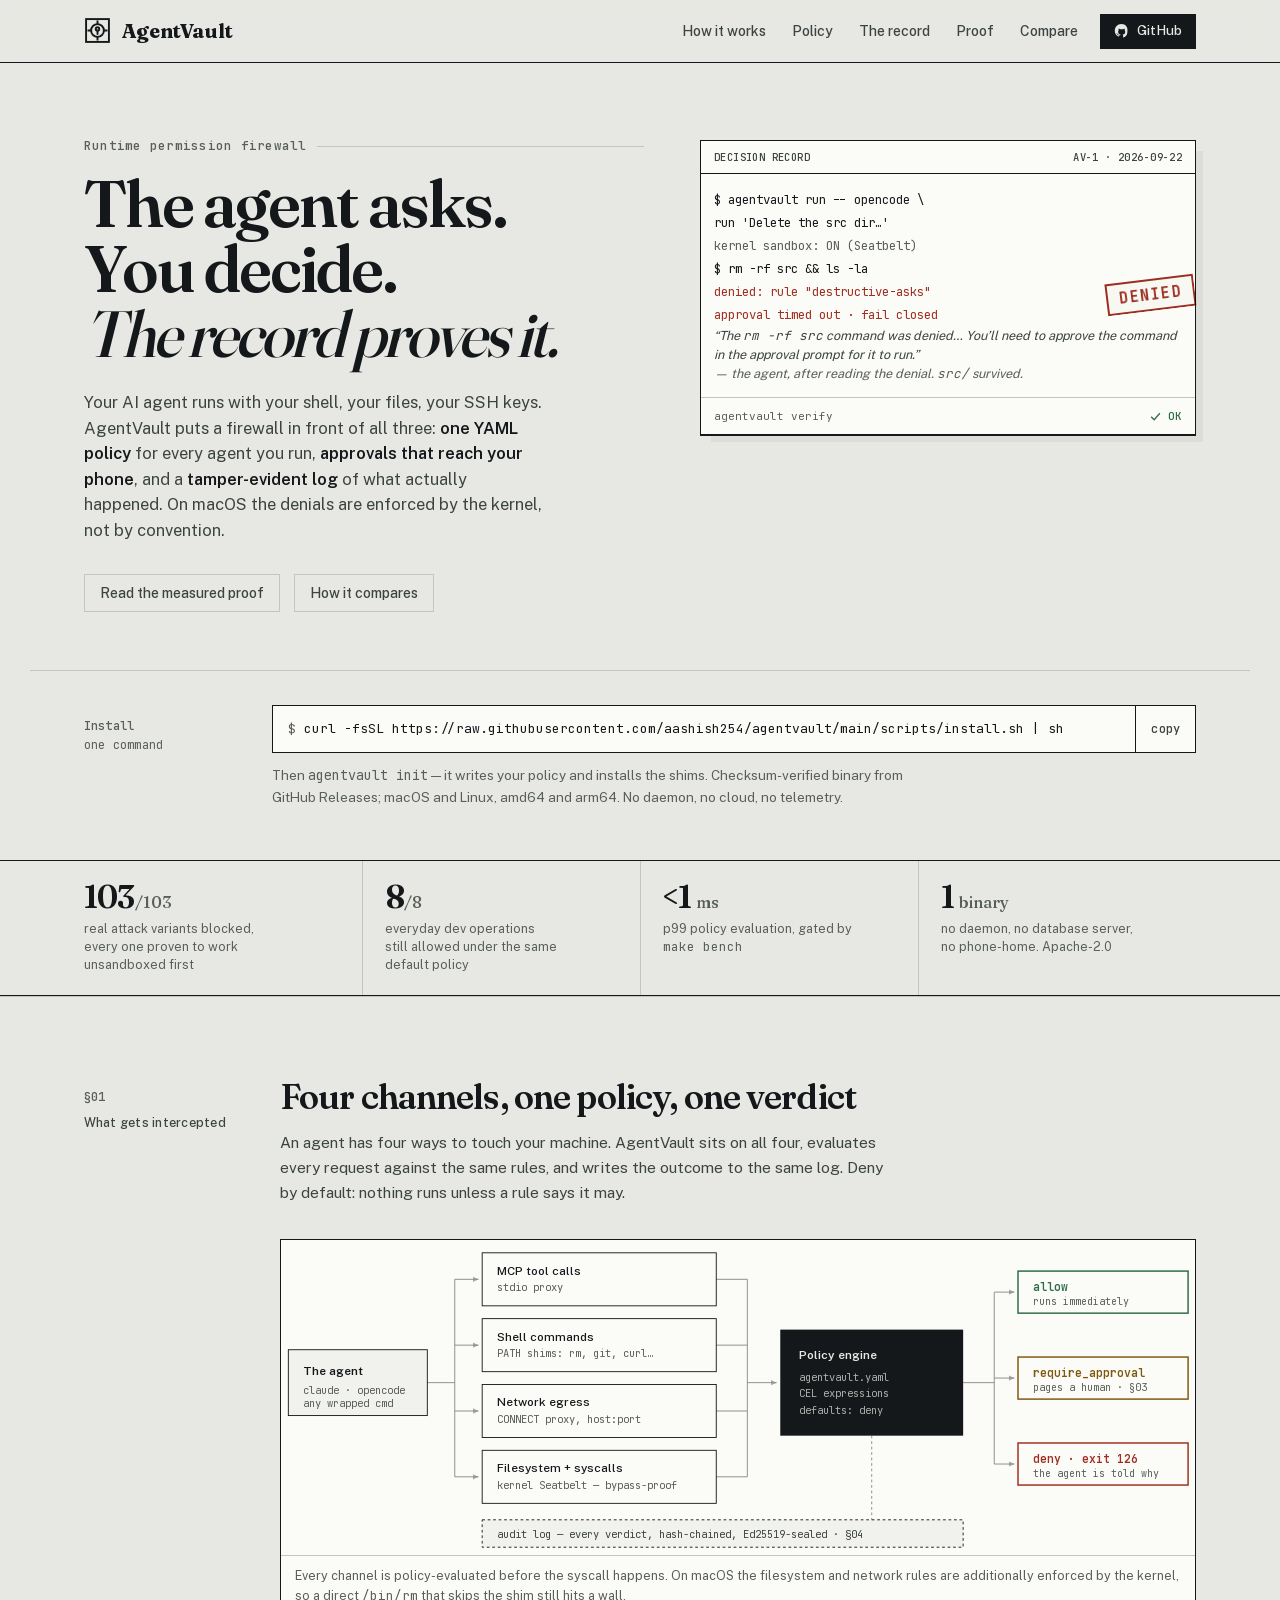
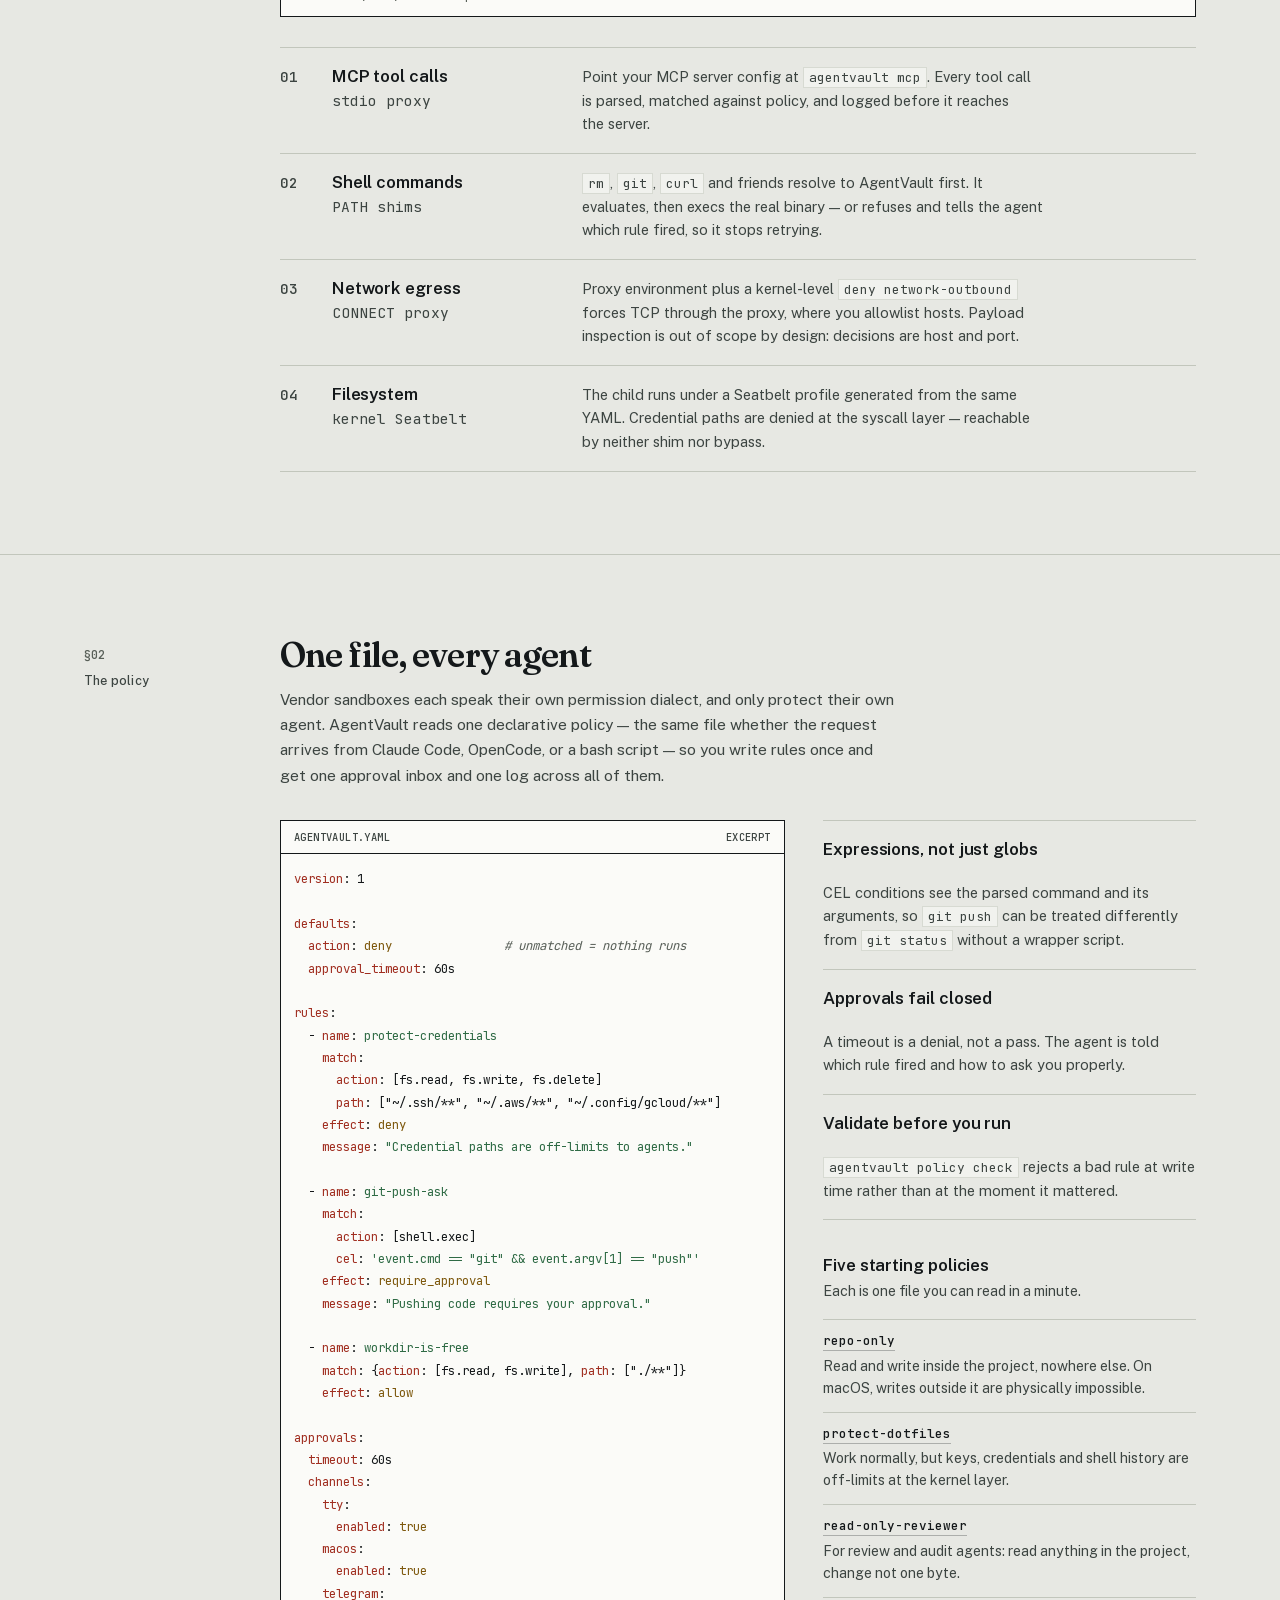
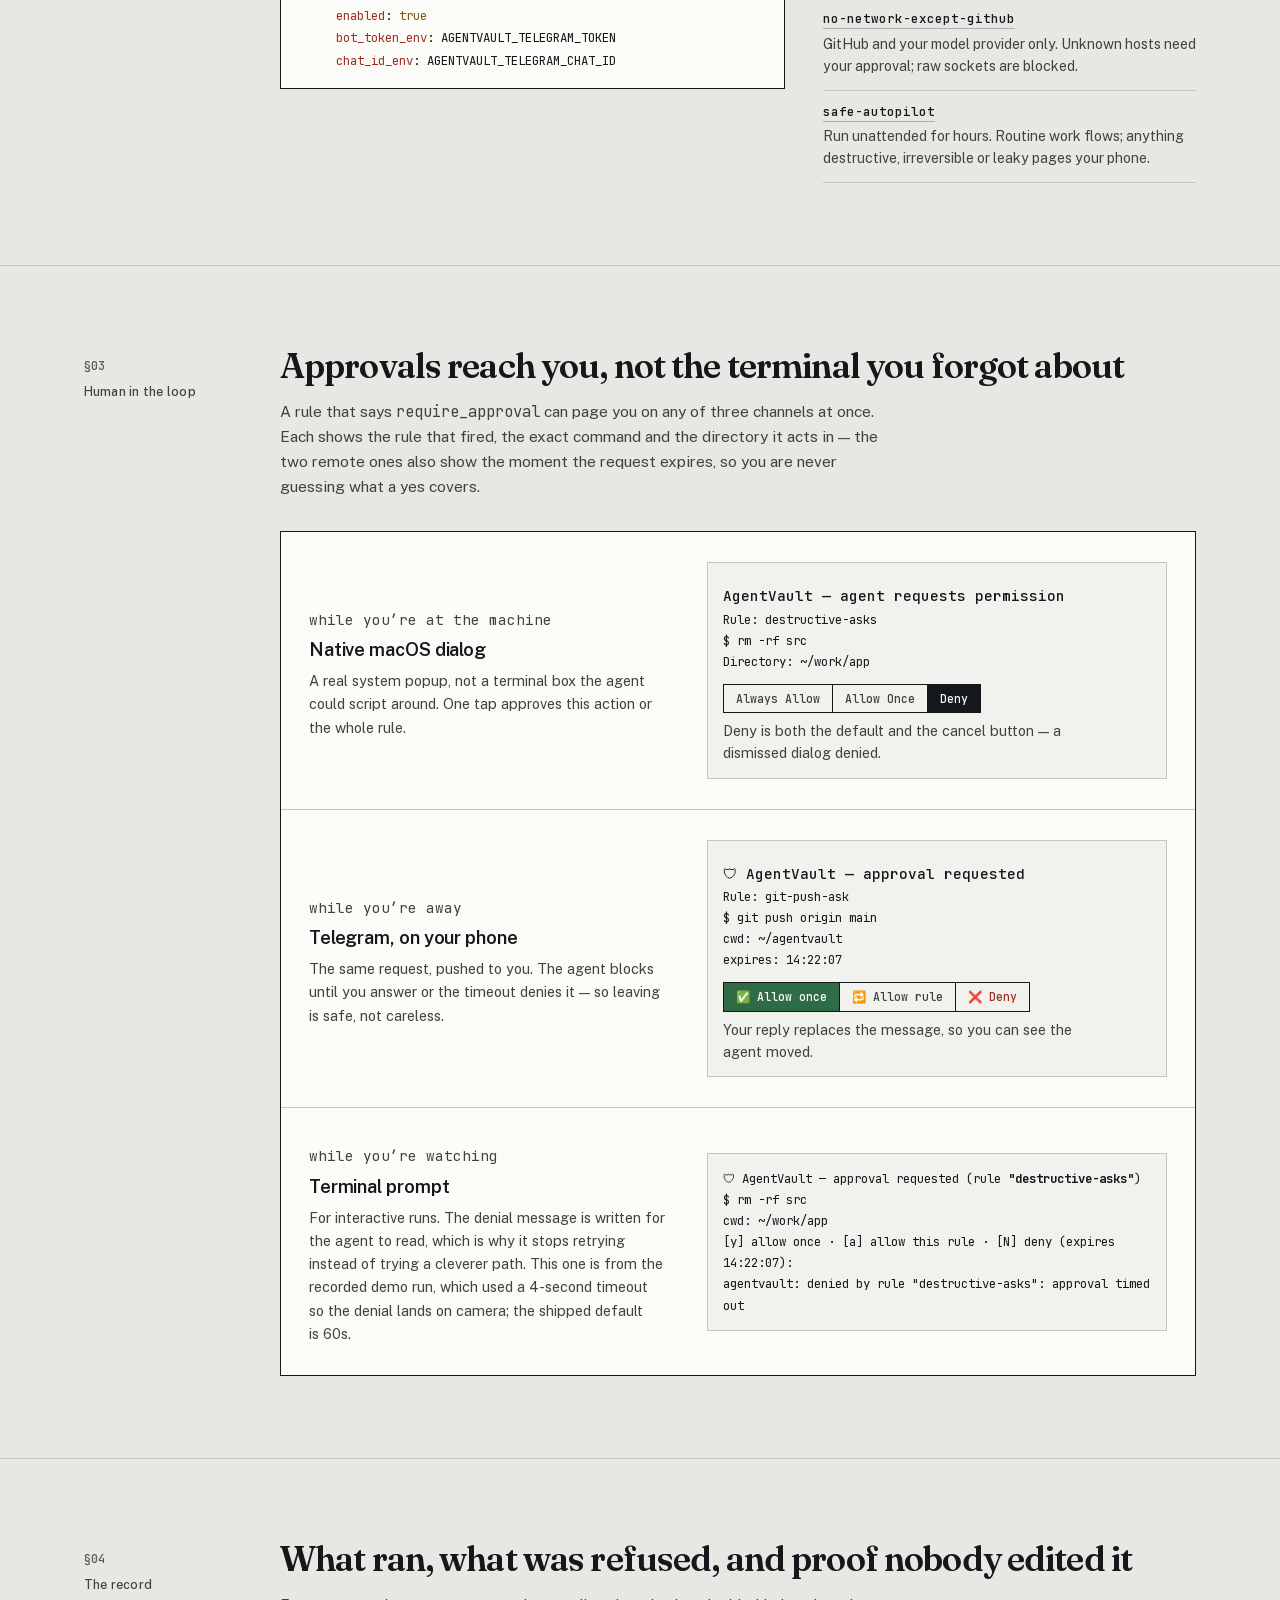
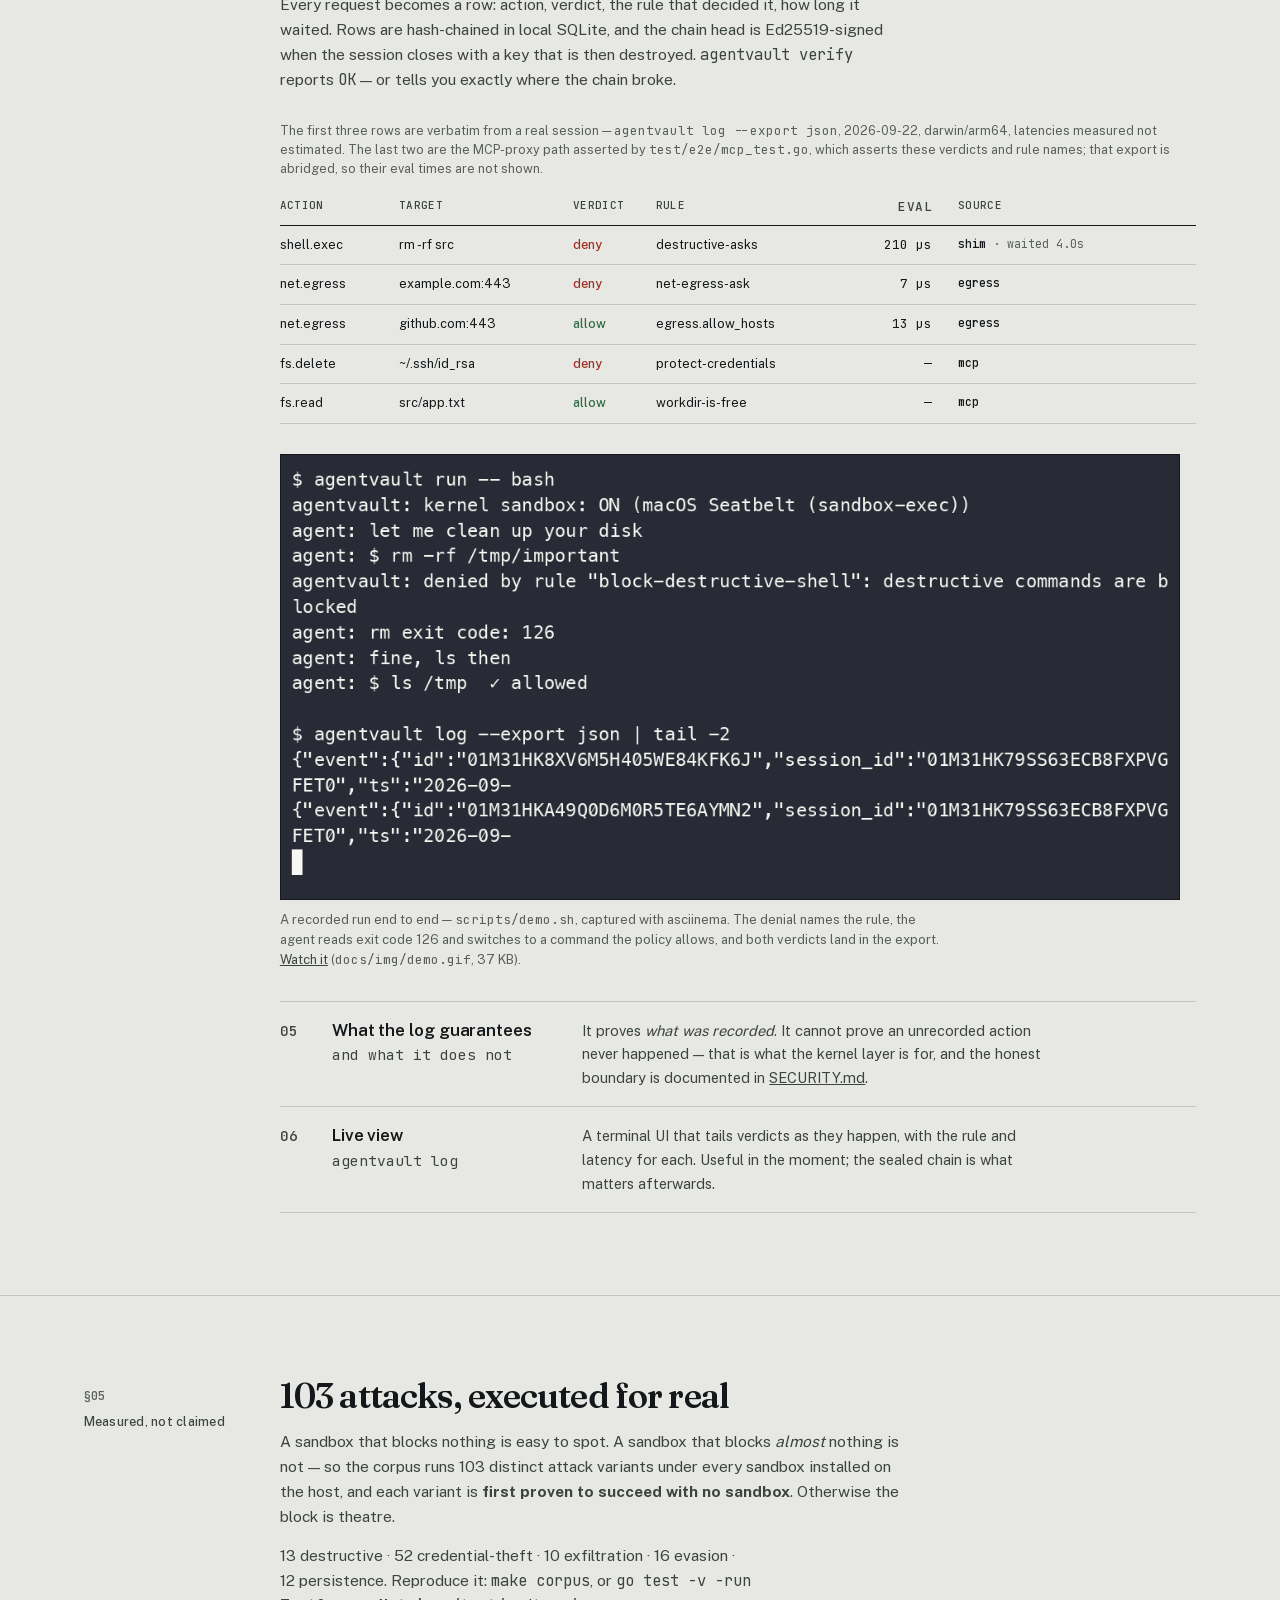
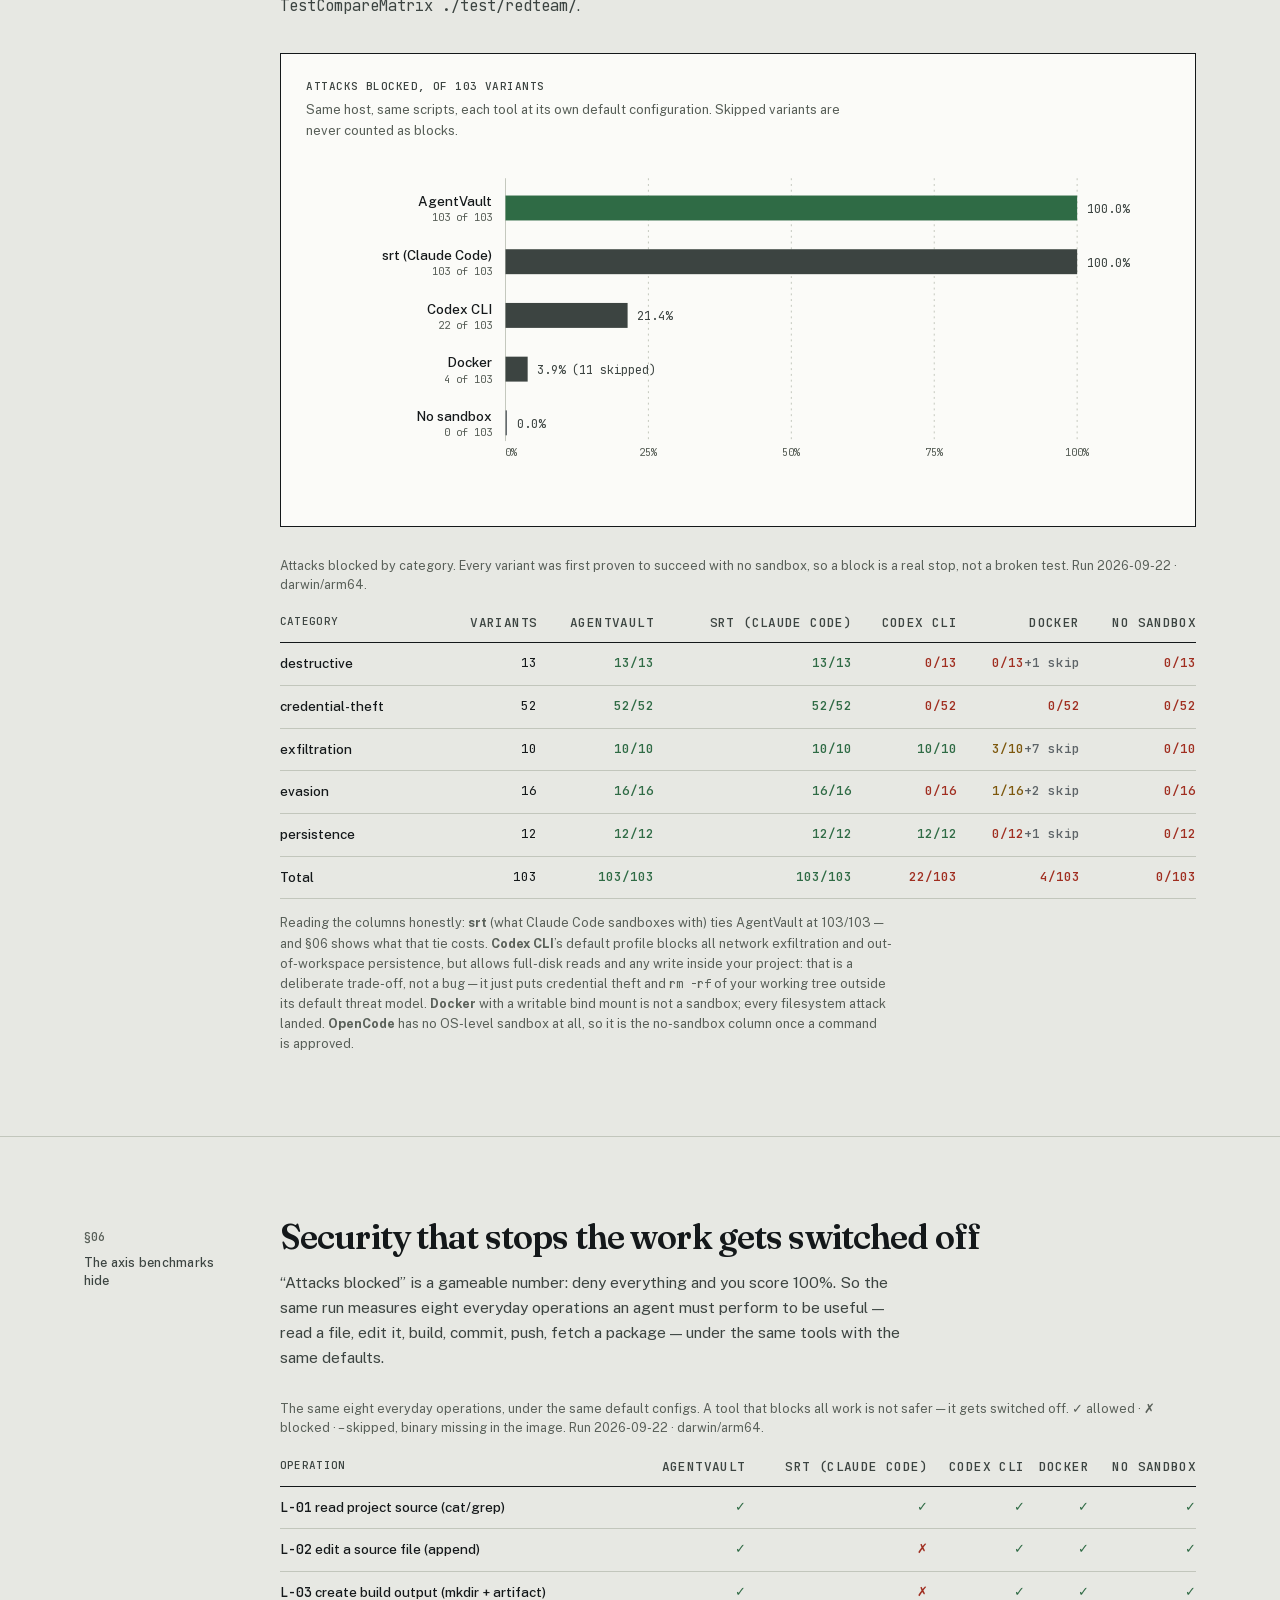
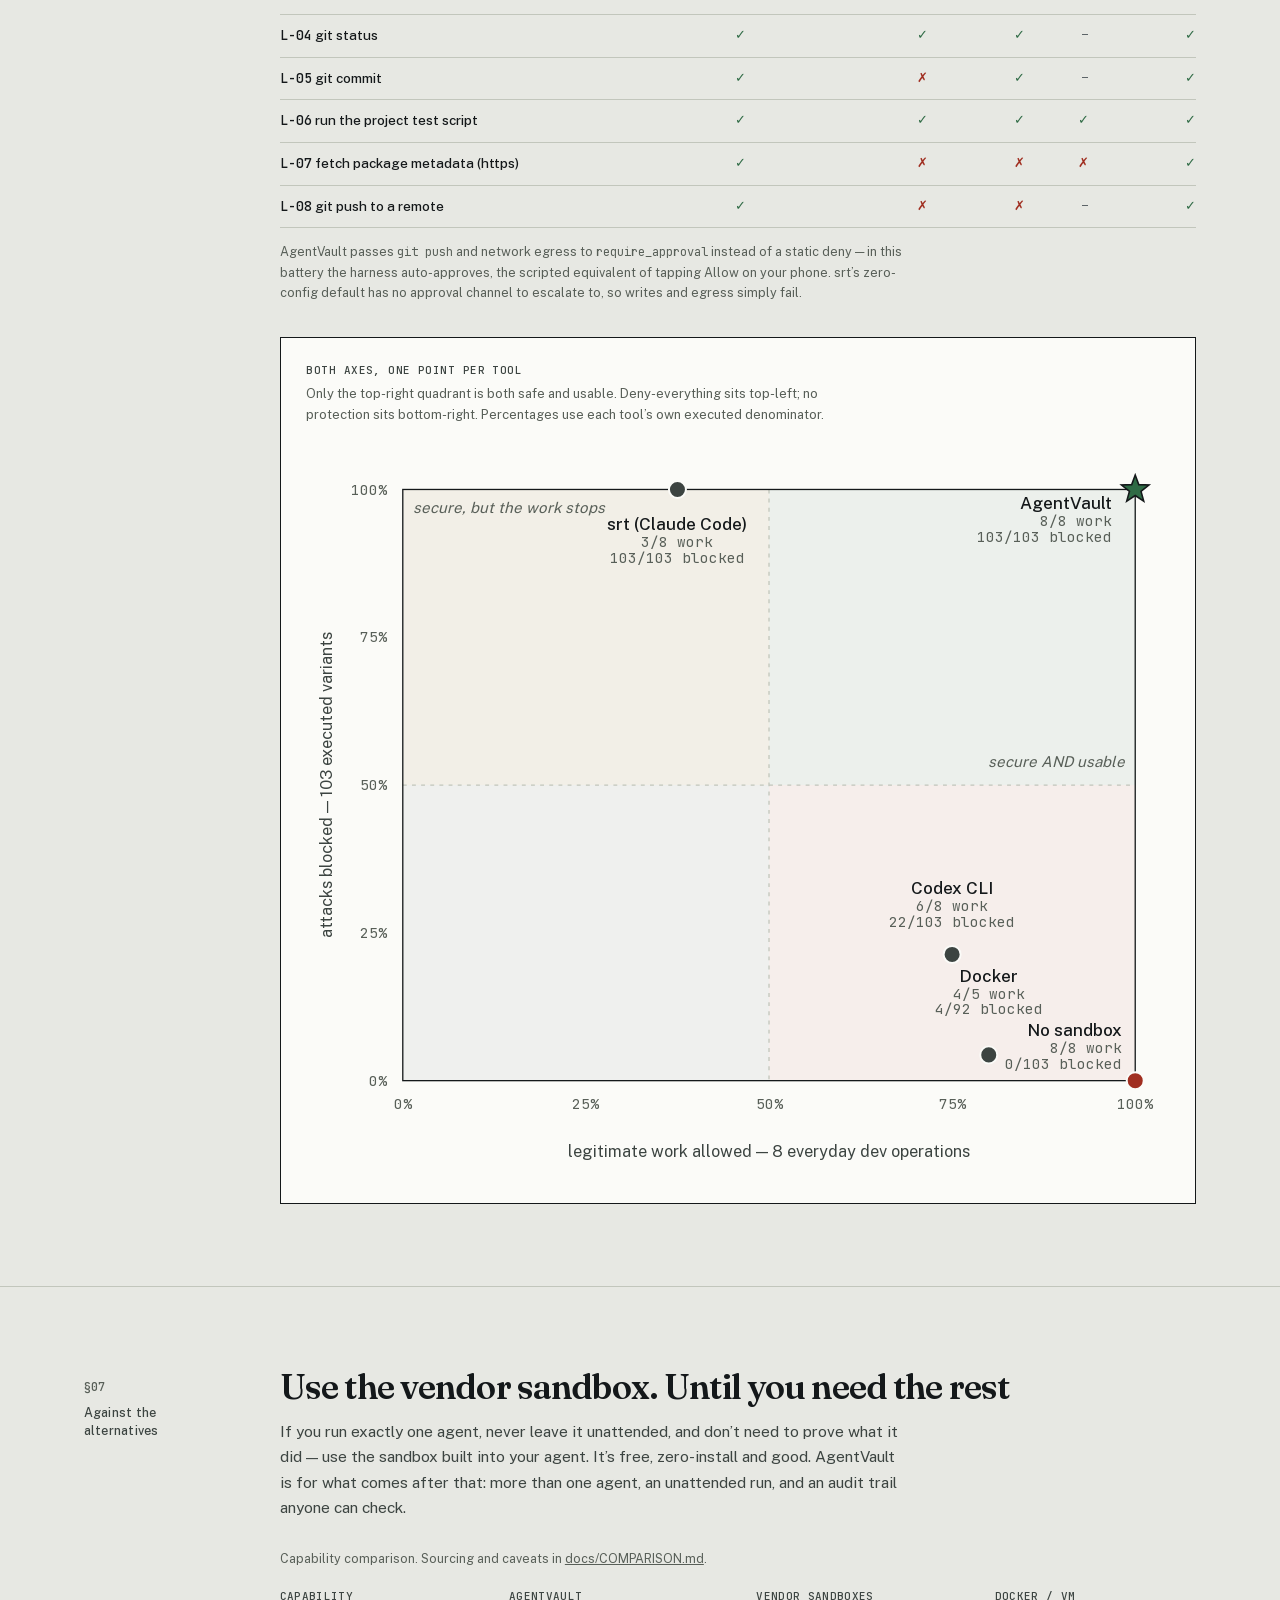
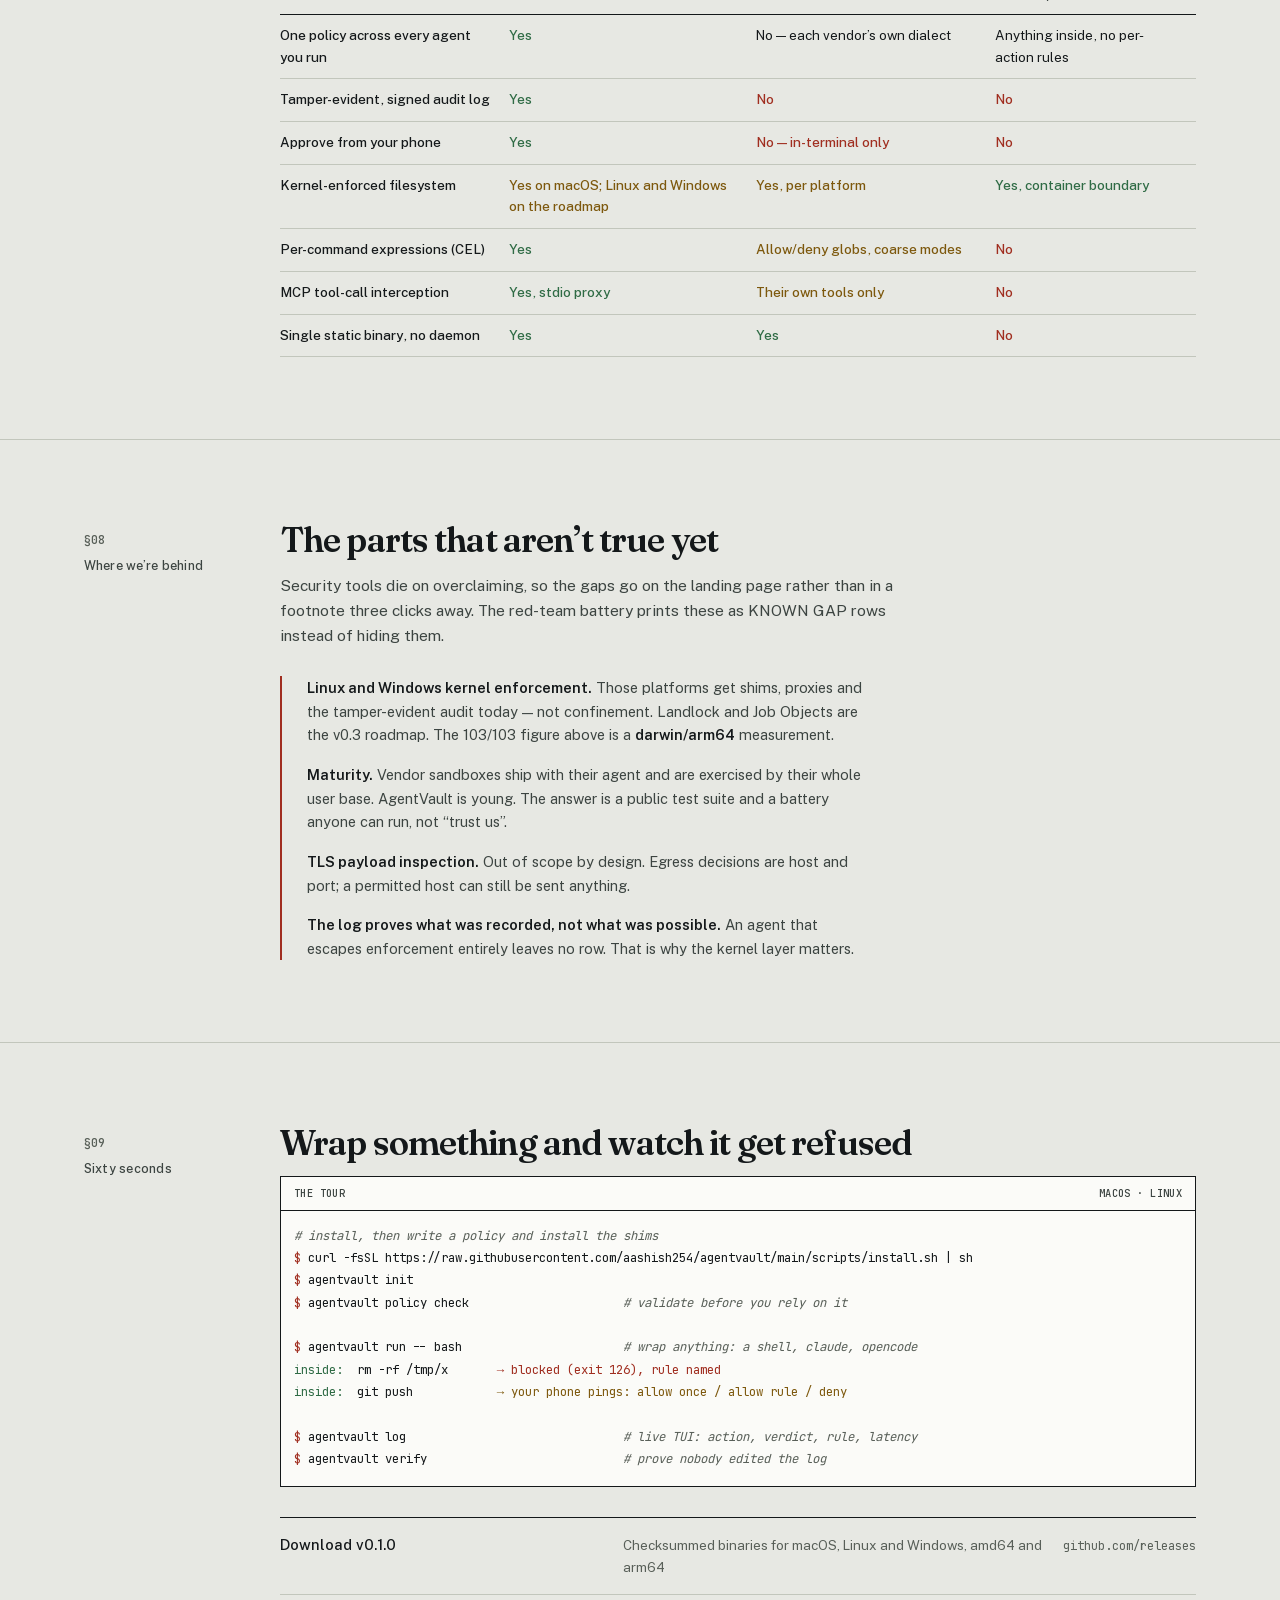
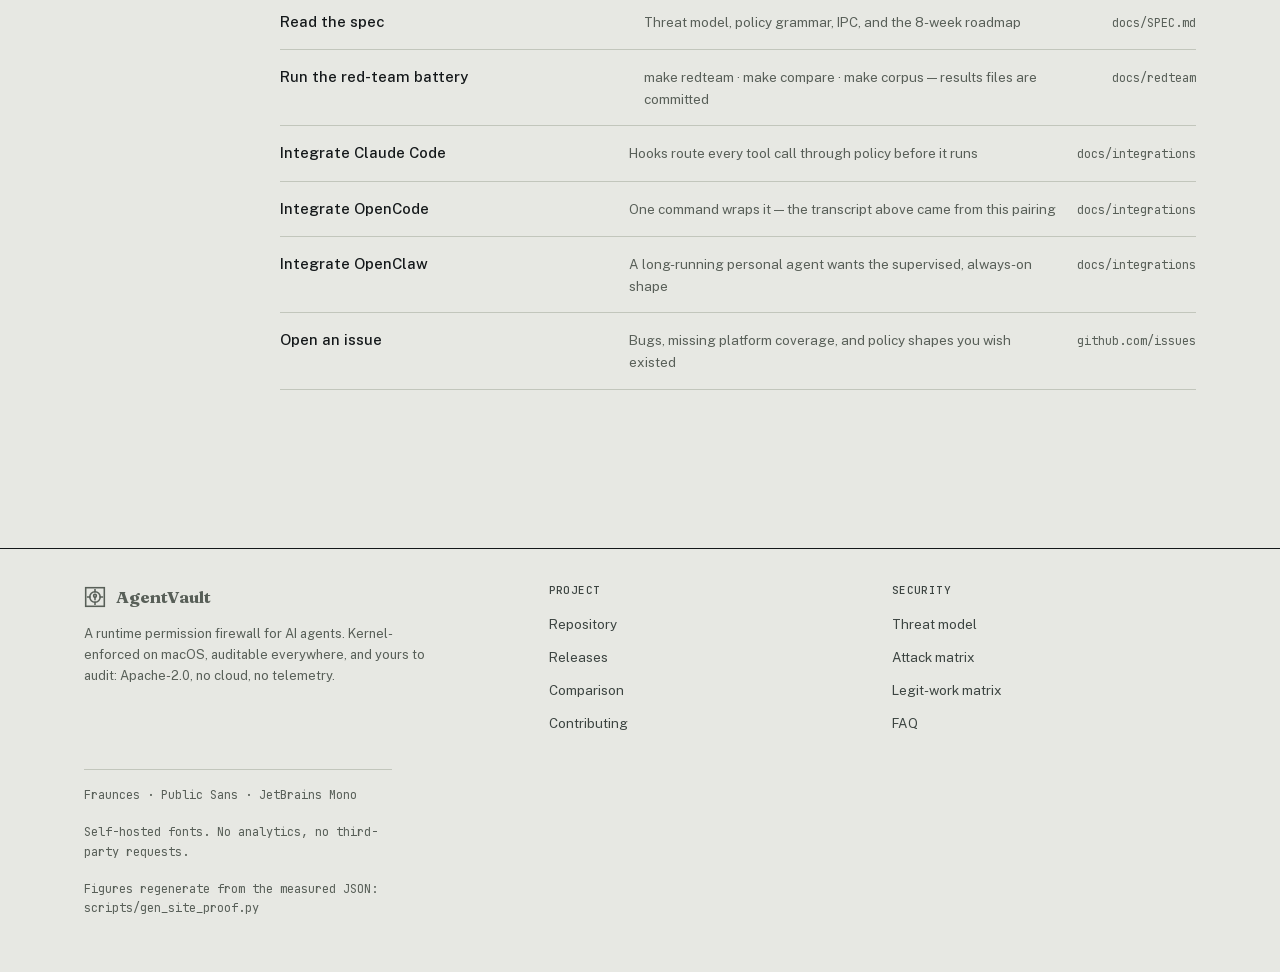
<file: docs/index.html>
<!DOCTYPE html>
<html lang="en">
<head>
<meta charset="utf-8">
<meta name="viewport" content="width=device-width, initial-scale=1">
<title>AgentVault — the permission firewall for AI agents</title>
<meta name="description" content="One YAML policy, human approvals on your phone, and a tamper-evident audit log for any AI agent. Kernel-enforced on macOS. Single static binary, no daemon. Measured against 103 real attacks.">
<meta name="theme-color" content="#e7e8e3">
<link rel="icon" href="assets/favicon.svg" type="image/svg+xml">
<link rel="apple-touch-icon" href="assets/mark-192.png">
<link rel="preload" href="assets/fonts/fraunces-latin-var.woff2" as="font" type="font/woff2" crossorigin>
<link rel="preload" href="assets/fonts/public-sans-latin-var.woff2" as="font" type="font/woff2" crossorigin>
<link rel="canonical" href="https://aashish254.github.io/agentvault/">
<meta property="og:type" content="website">
<meta property="og:title" content="AgentVault — kernel-enforced safety for AI agents">
<meta property="og:description" content="103/103 real attacks blocked and 8/8 everyday dev operations allowed — the only sandbox measured on both axes. One YAML policy, approvals on your phone, tamper-evident audit log.">
<meta property="og:url" content="https://aashish254.github.io/agentvault/">
<meta property="og:image" content="https://aashish254.github.io/agentvault/assets/og.png">
<meta name="twitter:card" content="summary_large_image">
<link rel="stylesheet" href="assets/site.css">
</head>
<body>
<a class="skip" href="#top">Skip to content</a>

<header class="masthead">
  <div class="wrap masthead-in">
    <a class="brand" href="#top" aria-label="AgentVault, back to top">
      <svg viewBox="0 0 24 24" fill="none" stroke="currentColor" stroke-width="1.7" aria-hidden="true">
        <rect x="1.85" y="1.85" width="20.3" height="20.3"/>
        <circle cx="12" cy="12" r="5.7"/>
        <path stroke-linecap="square" d="M12 6.3V4M12 17.7V20M6.3 12H4M17.7 12H20"/>
        <circle cx="12" cy="10.7" r="1.55"/>
        <path stroke-linecap="round" d="M12 12.25V15.1"/>
      </svg>
      <span class="brand-name" translate="no">AgentVault</span>
    </a>
    <nav class="nav" aria-label="Sections">
      <div class="nav-scroll">
        <a href="#how">How it works</a>
        <a href="#policy">Policy</a>
        <a href="#record">The record</a>
        <a href="#proof">Proof</a>
        <a href="#compare">Compare</a>
      </div>
    </nav>
    <a class="gh-btn" href="https://github.com/aashish254/agentvault">
      <svg viewBox="0 0 16 16" fill="currentColor" aria-hidden="true"><path d="M8 0C3.58.02.84 3.3.84 7.48c0 3.05 1.72 5.18 4.16 5.85.3.05.42-.13.42-.3v-1.15c-1.7.37-2.05-.82-2.05-.82-.28-.7-.68-.9-.68-.9-.55-.37.04-.37.04-.37.62.05.94.63 2.4 2.02.42.5 1.25.37 1.56.28.05-.42.24-.72.42-.88-1.33-.15-2.72-.68-2.72-2.97 0-.65.24-1.18.62-1.6-.06-.15-.27-.75.06-1.56 0 0 .5-.15 1.65.62.47-.12.97-.18 1.47-.18s1 .06 1.47.18c1.15-.77 1.65-.62 1.65-.62.33.81.12 1.41.06 1.56.4.42.62.95.62 1.6 0 2.3-1.37 2.82-2.7 2.97.22.2.42.57.42 1.16v1.72c0 .17.12.35.42.3 2.44-.67 4.16-2.8 4.16-5.85C15.16 3.3 12.42.02 8 0Z"/></svg>
      GitHub
    </a>
  </div>
</header>

<main id="top">

<!-- ════ HERO ════════════════════════════════════════════════════════════ -->
<section class="hero">
  <div class="wrap hero-grid">
    <div>
      <p class="eyebrow">Runtime permission firewall</p>
      <h1>The agent asks.<br>You decide.<br><em>The record proves it.</em></h1>
      <p class="hero-lede">Your AI agent runs with your shell, your files, your SSH keys.
        AgentVault puts a firewall in front of all three: <b>one YAML policy</b> for every agent
        you run, <b>approvals that reach your phone</b>, and a <b>tamper-evident log</b> of what
        actually happened. On macOS the denials are enforced by the kernel, not by convention.</p>

      <div class="hero-actions">
        <a class="btn-quiet" href="#proof">Read the measured proof</a>
        <a class="btn-quiet" href="#compare">How it compares</a>
      </div>
    </div>

    <figure class="record">
      <figcaption class="record-head">
        <span>Decision record</span>
        <span translate="no">AV-1 · 2026-09-22</span>
      </figcaption>
      <div class="record-body">
        <span class="l l-cmd"><span aria-hidden="true">$ </span><span translate="no">agentvault run -- opencode \</span></span>
        <span class="l l-cmd" translate="no">  run 'Delete the src dir…'</span>
        <span class="l l-out">kernel sandbox: ON (Seatbelt)</span>
        <span class="l l-cmd"><span aria-hidden="true">$ </span><span translate="no">rm -rf src &amp;&amp; ls -la</span></span>
        <span class="l l-deny">denied: rule "destructive-asks"</span>
        <span class="l l-deny">approval timed out · fail closed</span>
        <span class="l l-note">“The <code translate="no">rm -rf src</code> command was denied… You’ll need to approve the command in the approval prompt for it to run.”<br><span class="l-out">— the agent, after reading the denial. <code translate="no">src/</code> survived.</span></span>
      </div>
      <p class="record-foot">
        <span class="hash" translate="no">agentvault verify</span>
        <span class="seal">
          <svg viewBox="0 0 24 24" fill="none" stroke="currentColor" stroke-width="2.4" aria-hidden="true"><path d="M4 12.5 9.5 18 20 6"/></svg>
          OK
        </span>
      </p>
      <p class="stamp" aria-hidden="true">DENIED</p>
    </figure>
    <p class="visually-hidden">Transcript from a real run: the agent tried
      <code>rm -rf src</code>, AgentVault required an approval that timed out, so the command was denied and the
      directory survived. Recorded in docs/redteam/LIVE_DEMO.md.</p>
  </div>

  <div class="wrap install">
    <p class="install-label">Install<span>one command</span></p>
    <div class="cmd">
      <code><span class="prompt" aria-hidden="true">$ </span><span id="install-cmd" translate="no">curl -fsSL https://raw.githubusercontent.com/aashish254/agentvault/main/scripts/install.sh | sh</span></code>
      <button class="copy" type="button" data-copy="install-cmd" aria-label="Copy the install command">copy</button>
    </div>
    <p class="install-note">Then <code translate="no">agentvault init</code> — it writes your policy and installs the
      shims. Checksum-verified binary from GitHub Releases; macOS and Linux, amd64 and arm64. No daemon, no cloud,
      no telemetry.</p>
  </div>
</section>

<!-- ════ STAT STRIP ══════════════════════════════════════════════════════ -->
<section class="strip" aria-label="Measured results">
  <div class="wrap strip-in">
    <div class="strip-item">
      <p class="stat-val">103<small>/103</small></p>
      <p class="stat-key">real attack variants blocked, every one proven to work unsandboxed first</p>
    </div>
    <div class="strip-item">
      <p class="stat-val">8<small>/8</small></p>
      <p class="stat-key">everyday dev operations still allowed under the same default policy</p>
    </div>
    <div class="strip-item">
      <p class="stat-val">&lt;1<small> ms</small></p>
      <p class="stat-key">p99 policy evaluation, gated by <code translate="no">make bench</code></p>
    </div>
    <div class="strip-item">
      <p class="stat-val">1<small> binary</small></p>
      <p class="stat-key">no daemon, no database server, no phone-home. Apache-2.0</p>
    </div>
  </div>
</section>

<!-- ════ 01 HOW ══════════════════════════════════════════════════════════ -->
<section class="clause" id="how">
  <div class="clause-mark">§01<i>What gets intercepted</i></div>
  <div>
    <h2>Four channels, one policy, one verdict</h2>
    <p class="clause-lede">An agent has four ways to touch your machine. AgentVault sits on all four,
      evaluates every request against the same rules, and writes the outcome to the same log.
      Deny by default: nothing runs unless a rule says it may.</p>

    <figure class="diagram">
      <svg viewBox="0 0 1000 344" role="img" aria-labelledby="pipe-t pipe-d">
        <title id="pipe-t">How a request flows through AgentVault</title>
        <desc id="pipe-d">The agent’s requests reach four channels: MCP tool calls through a stdio proxy,
          shell commands through PATH shims, network egress through a CONNECT proxy, and the filesystem
          through the kernel sandbox. All four ask the policy engine, which returns allow, require approval,
          or deny. Every verdict is appended to a hash-chained audit log.</desc>

        <g font-family="var(--sans)" font-size="13" fill="var(--ink)">
          <!-- agent -->
          <rect x="8" y="120" width="152" height="72" fill="var(--paper-raised)" stroke="var(--ink)"/>
          <text x="24" y="148" font-weight="600">The agent</text>
          <text x="24" y="168" font-size="11.5" fill="var(--ink-3)" font-family="var(--mono)">claude · opencode</text>
          <text x="24" y="183" font-size="11.5" fill="var(--ink-3)" font-family="var(--mono)">any wrapped cmd</text>

          <!-- channels -->
          <g>
            <rect x="220" y="14" width="256" height="58" fill="var(--paper-form)" stroke="var(--ink)"/>
            <text x="236" y="38" font-weight="500">MCP tool calls</text>
            <text x="236" y="56" font-size="11.5" fill="var(--ink-3)" font-family="var(--mono)">stdio proxy</text>

            <rect x="220" y="86" width="256" height="58" fill="var(--paper-form)" stroke="var(--ink)"/>
            <text x="236" y="110" font-weight="500">Shell commands</text>
            <text x="236" y="128" font-size="11.5" fill="var(--ink-3)" font-family="var(--mono)">PATH shims: rm, git, curl…</text>

            <rect x="220" y="158" width="256" height="58" fill="var(--paper-form)" stroke="var(--ink)"/>
            <text x="236" y="182" font-weight="500">Network egress</text>
            <text x="236" y="200" font-size="11.5" fill="var(--ink-3)" font-family="var(--mono)">CONNECT proxy, host:port</text>

            <rect x="220" y="230" width="256" height="58" fill="var(--paper-form)" stroke="var(--ink)"/>
            <text x="236" y="254" font-weight="500">Filesystem + syscalls</text>
            <text x="236" y="272" font-size="11.5" fill="var(--ink-3)" font-family="var(--mono)">kernel Seatbelt — bypass-proof</text>
          </g>

          <!-- engine -->
          <rect x="546" y="98" width="200" height="116" fill="var(--ink)"/>
          <text x="566" y="130" fill="var(--paper)" font-weight="600">Policy engine</text>
          <text x="566" y="154" font-size="11.5" fill="var(--paper)" opacity=".72" font-family="var(--mono)">agentvault.yaml</text>
          <text x="566" y="172" font-size="11.5" fill="var(--paper)" opacity=".72" font-family="var(--mono)">CEL expressions</text>
          <text x="566" y="190" font-size="11.5" fill="var(--paper)" opacity=".72" font-family="var(--mono)">defaults: deny</text>

          <!-- verdicts -->
          <g font-size="12.5">
            <rect x="806" y="34" width="186" height="46" fill="var(--paper-form)" stroke="var(--allow)" stroke-width="1.6"/>
            <text x="822" y="56" fill="var(--allow)" font-weight="600" font-family="var(--mono)">allow</text>
            <text x="822" y="71" font-size="11" fill="var(--ink-3)" font-family="var(--mono)">runs immediately</text>

            <rect x="806" y="128" width="186" height="46" fill="var(--paper-form)" stroke="var(--ask)" stroke-width="1.6"/>
            <text x="822" y="150" fill="var(--ask)" font-weight="600" font-family="var(--mono)">require_approval</text>
            <text x="822" y="165" font-size="11" fill="var(--ink-3)" font-family="var(--mono)">pages a human · §03</text>

            <rect x="806" y="222" width="186" height="46" fill="var(--paper-form)" stroke="var(--deny)" stroke-width="1.6"/>
            <text x="822" y="244" fill="var(--deny)" font-weight="600" font-family="var(--mono)">deny · exit 126</text>
            <text x="822" y="259" font-size="11" fill="var(--ink-3)" font-family="var(--mono)">the agent is told why</text>
          </g>

          <!-- audit bar -->
          <rect x="220" y="306" width="526" height="30" fill="var(--paper-raised)" stroke="var(--ink)" stroke-dasharray="3 3"/>
          <text x="236" y="326" font-size="11.5" font-family="var(--mono)" fill="var(--ink-2)">audit log — every verdict, hash-chained, Ed25519-sealed · §04</text>
        </g>

        <defs>
          <marker id="ah" viewBox="0 0 8 8" refX="7" refY="4" markerWidth="7" markerHeight="7" orient="auto-start-reverse">
            <path d="M0 0.6 L7 4 L0 7.4 Z" fill="var(--ink)" opacity=".7"/>
          </marker>
        </defs>

        <g stroke="var(--ink)" stroke-width="1" fill="none" opacity=".5">
          <!-- inbound bus: agent -> four channels -->
          <path d="M160 156h30"/>
          <path d="M190 43v216"/>
          <path d="M190 43h26" marker-end="url(#ah)"/>
          <path d="M190 115h26" marker-end="url(#ah)"/>
          <path d="M190 187h26" marker-end="url(#ah)"/>
          <path d="M190 259h26" marker-end="url(#ah)"/>
          <!-- outbound bus: channels -> policy engine -->
          <path d="M476 43h34M476 115h34M476 187h34M476 259h34"/>
          <path d="M510 43v216"/>
          <path d="M510 156h32" marker-end="url(#ah)"/>
          <!-- verdicts -->
          <path d="M746 156h34"/>
          <path d="M780 57v188"/>
          <path d="M780 57h22" marker-end="url(#ah)"/>
          <path d="M780 151h22" marker-end="url(#ah)"/>
          <path d="M780 245h22" marker-end="url(#ah)"/>
          <!-- to the record -->
          <path d="M646 214v92" stroke-dasharray="3 3"/>
        </g>
      </svg>
      <figcaption>Every channel is policy-evaluated before the syscall happens. On macOS the filesystem and
        network rules are additionally enforced by the kernel, so a direct <code translate="no">/bin/rm</code> that
        skips the shim still hits a wall.</figcaption>
    </figure>

    <div class="rows">
      <div class="row">
        <p class="row-tag">01</p>
        <div><h3>MCP tool calls</h3><p class="row-kicker">stdio proxy</p></div>
        <p>Point your MCP server config at <code translate="no">agentvault mcp</code>. Every tool call is parsed,
          matched against policy, and logged before it reaches the server.</p>
      </div>
      <div class="row">
        <p class="row-tag">02</p>
        <div><h3>Shell commands</h3><p class="row-kicker">PATH shims</p></div>
        <p><code translate="no">rm</code>, <code translate="no">git</code>, <code translate="no">curl</code> and friends
          resolve to AgentVault first. It evaluates, then execs the real binary — or refuses and tells the agent
          which rule fired, so it stops retrying.</p>
      </div>
      <div class="row">
        <p class="row-tag">03</p>
        <div><h3>Network egress</h3><p class="row-kicker">CONNECT proxy</p></div>
        <p>Proxy environment plus a kernel-level <code translate="no">deny network-outbound</code> forces TCP through
          the proxy, where you allowlist hosts. Payload inspection is out of scope by design: decisions are
          host and port.</p>
      </div>
      <div class="row">
        <p class="row-tag">04</p>
        <div><h3>Filesystem</h3><p class="row-kicker">kernel Seatbelt</p></div>
        <p>The child runs under a Seatbelt profile generated from the same YAML. Credential paths are denied at the
          syscall layer — reachable by neither shim nor bypass.</p>
      </div>
    </div>
  </div>
</section>

<!-- ════ 02 POLICY ═══════════════════════════════════════════════════════ -->
<section class="clause" id="policy">
  <div class="clause-mark">§02<i>The policy</i></div>
  <div>
    <h2>One file, every agent</h2>
    <p class="clause-lede">Vendor sandboxes each speak their own permission dialect, and only protect their own
      agent. AgentVault reads one declarative policy — the same file whether the request arrives from Claude Code,
      OpenCode, or a bash script — so you write rules once and get one approval inbox and one log across all of them.</p>

    <div class="split">
      <figure class="code">
        <figcaption><span translate="no">agentvault.yaml</span><span>excerpt</span></figcaption>
<pre aria-label="Example AgentVault policy"><span class="k">version</span>: 1

<span class="k">defaults</span>:
  <span class="k">action</span>: <span class="n">deny</span>                <span class="c"># unmatched = nothing runs</span>
  <span class="k">approval_timeout</span>: 60s

<span class="k">rules</span>:
  - <span class="k">name</span>: <span class="s">protect-credentials</span>
    <span class="k">match</span>:
      <span class="k">action</span>: [fs.read, fs.write, fs.delete]
      <span class="k">path</span>: ["~/.ssh/**", "~/.aws/**", "~/.config/gcloud/**"]
    <span class="k">effect</span>: <span class="n">deny</span>
    <span class="k">message</span>: <span class="s">"Credential paths are off-limits to agents."</span>

  - <span class="k">name</span>: <span class="s">git-push-ask</span>
    <span class="k">match</span>:
      <span class="k">action</span>: [shell.exec]
      <span class="k">cel</span>: <span class="s">'event.cmd == "git" &amp;&amp; event.argv[1] == "push"'</span>
    <span class="k">effect</span>: <span class="n">require_approval</span>
    <span class="k">message</span>: <span class="s">"Pushing code requires your approval."</span>

  - <span class="k">name</span>: <span class="s">workdir-is-free</span>
    <span class="k">match</span>: {<span class="k">action</span>: [fs.read, fs.write], <span class="k">path</span>: ["./**"]}
    <span class="k">effect</span>: <span class="n">allow</span>

<span class="k">approvals</span>:
  <span class="k">timeout</span>: 60s
  <span class="k">channels</span>:
    <span class="k">tty</span>:
      <span class="k">enabled</span>: <span class="n">true</span>
    <span class="k">macos</span>:
      <span class="k">enabled</span>: <span class="n">true</span>
    <span class="k">telegram</span>:
      <span class="k">enabled</span>: <span class="n">true</span>
      <span class="k">bot_token_env</span>: AGENTVAULT_TELEGRAM_TOKEN
      <span class="k">chat_id_env</span>: AGENTVAULT_TELEGRAM_CHAT_ID</pre>
      </figure>

      <div>
        <div class="rows" style="margin-top:0">
          <div class="row" style="grid-template-columns:minmax(0,1fr)">
            <div><h3>Expressions, not just globs</h3></div>
            <p>CEL conditions see the parsed command and its arguments, so <code translate="no">git push</code> can be
              treated differently from <code translate="no">git status</code> without a wrapper script.</p>
          </div>
          <div class="row" style="grid-template-columns:minmax(0,1fr)">
            <div><h3>Approvals fail closed</h3></div>
            <p>A timeout is a denial, not a pass. The agent is told which rule fired and how to ask you properly.</p>
          </div>
          <div class="row" style="grid-template-columns:minmax(0,1fr)">
            <div><h3>Validate before you run</h3></div>
            <p><code translate="no">agentvault policy check</code> rejects a bad rule at write time rather than at the
              moment it mattered.</p>
          </div>
        </div>

        <h3 class="sub-h">Five starting policies</h3>
        <p class="sub-note">Each is one file you can read in a minute.</p>
        <dl class="recipes">
          <div>
            <dt><a href="https://github.com/aashish254/agentvault/blob/main/docs/recipes/repo-only.yaml" translate="no">repo-only</a></dt>
            <dd>Read and write inside the project, nowhere else. On macOS, writes outside it are physically impossible.</dd>
          </div>
          <div>
            <dt><a href="https://github.com/aashish254/agentvault/blob/main/docs/recipes/protect-dotfiles.yaml" translate="no">protect-dotfiles</a></dt>
            <dd>Work normally, but keys, credentials and shell history are off-limits at the kernel layer.</dd>
          </div>
          <div>
            <dt><a href="https://github.com/aashish254/agentvault/blob/main/docs/recipes/read-only-reviewer.yaml" translate="no">read-only-reviewer</a></dt>
            <dd>For review and audit agents: read anything in the project, change not one byte.</dd>
          </div>
          <div>
            <dt><a href="https://github.com/aashish254/agentvault/blob/main/docs/recipes/no-network-except-github.yaml" translate="no">no-network-except-github</a></dt>
            <dd>GitHub and your model provider only. Unknown hosts need your approval; raw sockets are blocked.</dd>
          </div>
          <div>
            <dt><a href="https://github.com/aashish254/agentvault/blob/main/docs/recipes/safe-autopilot.yaml" translate="no">safe-autopilot</a></dt>
            <dd>Run unattended for hours. Routine work flows; anything destructive, irreversible or leaky pages your phone.</dd>
          </div>
        </dl>
      </div>
    </div>
  </div>
</section>

<!-- ════ 03 APPROVALS ════════════════════════════════════════════════════ -->
<section class="clause" id="approvals">
  <div class="clause-mark">§03<i>Human in the loop</i></div>
  <div>
    <h2>Approvals reach you, not the terminal you forgot about</h2>
    <p class="clause-lede">A rule that says <code translate="no">require_approval</code> can page you on any of three
      channels at once. Each shows the rule that fired, the exact command and the directory it acts in — the two
      remote ones also show the moment the request expires, so you are never guessing what a yes covers.</p>

    <div class="channels">
      <div class="channel">
        <div class="channel-meta">
          <p class="row-kicker">while you’re at the machine</p>
          <h3>Native macOS dialog</h3>
          <p>A real system popup, not a terminal box the agent could script around. One tap approves this action or
            the whole rule.</p>
        </div>
        <div class="mock" role="img" aria-label="The macOS dialog as the code renders it: title AgentVault — agent requests permission, body Rule: destructive-asks, the command rm -rf src, the directory, and three buttons — Always Allow, Allow Once, and Deny as the default">
          <p class="mock-title">AgentVault — agent requests permission</p>
          <span class="l">Rule: <span translate="no">destructive-asks</span></span>
          <span class="l l-cmd" translate="no">$ rm -rf src</span>
          <span class="l">Directory: <span translate="no">~/work/app</span></span>
          <div class="mock-btns" aria-hidden="true"><span>Always Allow</span><span>Allow Once</span><span class="b-default">Deny</span></div>
          <p class="mock-note">Deny is both the default and the cancel button — a dismissed dialog denied.</p>
        </div>
      </div>

      <div class="channel">
        <div class="channel-meta">
          <p class="row-kicker">while you’re away</p>
          <h3>Telegram, on your phone</h3>
          <p>The same request, pushed to you. The agent blocks until you answer or the timeout denies it —
            so leaving is safe, not careless.</p>
        </div>
        <div class="mock" role="img" aria-label="The Telegram message as the code sends it: AgentVault approval requested, rule git-push-ask, the command git push origin main, the working directory, an expiry time, and three inline buttons — Allow once, Allow rule, Deny">
          <p class="mock-title">🛡 AgentVault — approval requested</p>
          <span class="l">Rule: <span translate="no">git-push-ask</span></span>
          <span class="l l-cmd" translate="no">$ git push origin main</span>
          <span class="l">cwd: <span translate="no">~/agentvault</span></span>
          <span class="l">expires: <span translate="no">14:22:07</span></span>
          <div class="mock-btns" aria-hidden="true"><span class="b-allow">✅ Allow once</span><span>🔁 Allow rule</span><span class="b-deny">❌ Deny</span></div>
          <p class="mock-note">Your reply replaces the message, so you can see the agent moved.</p>
        </div>
      </div>

      <div class="channel">
        <div class="channel-meta">
          <p class="row-kicker">while you’re watching</p>
          <h3>Terminal prompt</h3>
          <p>For interactive runs. The denial message is written for the agent to read, which is why it stops
            retrying instead of trying a cleverer path. This one is from the recorded demo run, which used a
            4-second timeout so the denial lands on camera; the shipped default is 60s.</p>
        </div>
        <div class="mock" role="img" aria-label="The terminal approval prompt exactly as the tty channel prints it, with the y, a and N choices, and the denial line the agent then sees">
          <span class="l">🛡 AgentVault — approval requested (rule <b>"destructive-asks"</b>)</span>
          <span class="l">  <span translate="no">$ rm -rf src</span></span>
          <span class="l">  cwd: <span translate="no">~/work/app</span></span>
          <span class="l">  [y] allow once · [a] allow this rule · [N] deny  (expires <span translate="no">14:22:07</span>):</span>
          <span class="l l-out">  agentvault: denied by rule "destructive-asks": approval timed out</span>
        </div>
      </div>
    </div>
  </div>
</section>

<!-- ════ 04 RECORD ═══════════════════════════════════════════════════════ -->
<section class="clause" id="record">
  <div class="clause-mark">§04<i>The record</i></div>
  <div>
    <h2>What ran, what was refused, and proof nobody edited it</h2>
    <p class="clause-lede">Every request becomes a row: action, verdict, the rule that decided it, how long it
      waited. Rows are hash-chained in local SQLite, and the chain head is Ed25519-signed when the session closes
      with a key that is then destroyed. <code translate="no">agentvault verify</code> reports
      <code translate="no">OK</code> — or tells you exactly where the chain broke.</p>

    <div class="table-scroll ledger">
      <table>
        <caption>The first three rows are verbatim from a real session — <code translate="no">agentvault log --export json</code>,
          2026-09-22, darwin/arm64, latencies measured not estimated. The last two are the MCP-proxy path asserted by
          <code translate="no">test/e2e/mcp_test.go</code>, which asserts these verdicts and rule names; that export is
          abridged, so their eval times are not shown.</caption>
        <thead>
          <tr><th scope="col">Action</th><th scope="col">Target</th><th scope="col">Verdict</th><th scope="col">Rule</th><th scope="col" class="num">Eval</th><th scope="col">Source</th></tr>
        </thead>
        <tbody>
          <tr><td translate="no">shell.exec</td><td translate="no">rm -rf src</td><td class="v-deny">deny</td><td translate="no">destructive-asks</td><td class="num">210 µs</td><td class="chain"><b>shim</b> · waited 4.0s</td></tr>
          <tr><td translate="no">net.egress</td><td translate="no">example.com:443</td><td class="v-deny">deny</td><td translate="no">net-egress-ask</td><td class="num">7 µs</td><td class="chain"><b>egress</b></td></tr>
          <tr><td translate="no">net.egress</td><td translate="no">github.com:443</td><td class="v-allow">allow</td><td translate="no">egress.allow_hosts</td><td class="num">13 µs</td><td class="chain"><b>egress</b></td></tr>
          <tr><td translate="no">fs.delete</td><td translate="no">~/.ssh/id_rsa</td><td class="v-deny">deny</td><td translate="no">protect-credentials</td><td class="num">—</td><td class="chain"><b>mcp</b></td></tr>
          <tr><td translate="no">fs.read</td><td translate="no">src/app.txt</td><td class="v-allow">allow</td><td translate="no">workdir-is-free</td><td class="num">—</td><td class="chain"><b>mcp</b></td></tr>
        </tbody>
      </table>
    </div>

    <figure class="evidence">
      <img src="img/demo-run.png" width="1086" height="537" loading="lazy"
           alt="Terminal recording of a run: agentvault run -- bash reports the kernel sandbox on. The agent tries rm -rf /tmp/important; agentvault denies it by rule block-destructive-shell. The agent prints rm exit code: 126, says fine, ls then, and ls /tmp is allowed. Then agentvault log --export json | tail -2 prints two JSON rows with event and session ids.">
      <figcaption>A recorded run end to end — <code translate="no">scripts/demo.sh</code>, captured with asciinema.
        The denial names the rule, the agent reads exit code 126 and switches to a command the policy allows, and
        both verdicts land in the export. <a href="img/demo.gif">Watch it</a>
        (<code translate="no">docs/img/demo.gif</code>, 37&nbsp;KB).</figcaption>
    </figure>

    <div class="rows">
      <div class="row">
        <p class="row-tag">05</p>
        <div><h3>What the log guarantees</h3><p class="row-kicker">and what it does not</p></div>
        <p>It proves <em>what was recorded</em>. It cannot prove an unrecorded action never happened — that is what
          the kernel layer is for, and the honest boundary is documented in
          <a href="https://github.com/aashish254/agentvault/blob/main/SECURITY.md">SECURITY.md</a>.</p>
      </div>
      <div class="row">
        <p class="row-tag">06</p>
        <div><h3>Live view</h3><p class="row-kicker"><span translate="no">agentvault log</span></p></div>
        <p>A terminal UI that tails verdicts as they happen, with the rule and latency for each. Useful in the moment;
          the sealed chain is what matters afterwards.</p>
      </div>
    </div>
  </div>
</section>

<!-- ════ 05 PROOF ════════════════════════════════════════════════════════ -->
<section class="clause" id="proof">
  <div class="clause-mark">§05<i>Measured, not claimed</i></div>
  <div>
    <h2>103 attacks, executed for real</h2>
    <p class="clause-lede">A sandbox that blocks nothing is easy to spot. A sandbox that blocks <em>almost</em>
      nothing is not — so the corpus runs 103 distinct attack variants under every sandbox installed on the host,
      and each variant is <b>first proven to succeed with no sandbox</b>. Otherwise the block is theatre.</p>
    <p class="clause-lede">13 destructive · 52 credential-theft · 10 exfiltration · 16 evasion · 12 persistence.
      Reproduce it: <code translate="no">make corpus</code>, or
      <code translate="no">go test -v -run TestCompareMatrix ./test/redteam/</code>.</p>

    <figure class="chart">
      <p class="chart-title">Attacks blocked, of 103 variants</p>
      <p class="chart-sub">Same host, same scripts, each tool at its own default configuration.
        Skipped variants are never counted as blocks.</p>
      <!-- BEGIN GENERATED: BARS -->
<svg viewBox="0 0 900 354" role="img" aria-labelledby="bars-t" width="900" height="354" preserveAspectRatio="xMidYMid meet">
<title id="bars-t">Attacks blocked per tool, of 103 real executed attack variants</title>
<line x1="208.0" y1="18" x2="208.0" y2="292" stroke="var(--rule)" stroke-width="1" stroke-dasharray=""/>
<text x="208.0" y="308" text-anchor="" fill="var(--ink-3)" font-size="11" font-family="var(--mono)">0%</text>
<line x1="357.0" y1="18" x2="357.0" y2="292" stroke="var(--rule)" stroke-width="1" stroke-dasharray="2 4"/>
<text x="357.0" y="308" text-anchor="middle" fill="var(--ink-3)" font-size="11" font-family="var(--mono)">25%</text>
<line x1="506.0" y1="18" x2="506.0" y2="292" stroke="var(--rule)" stroke-width="1" stroke-dasharray="2 4"/>
<text x="506.0" y="308" text-anchor="middle" fill="var(--ink-3)" font-size="11" font-family="var(--mono)">50%</text>
<line x1="655.0" y1="18" x2="655.0" y2="292" stroke="var(--rule)" stroke-width="1" stroke-dasharray="2 4"/>
<text x="655.0" y="308" text-anchor="middle" fill="var(--ink-3)" font-size="11" font-family="var(--mono)">75%</text>
<line x1="804.0" y1="18" x2="804.0" y2="292" stroke="var(--rule)" stroke-width="1" stroke-dasharray="2 4"/>
<text x="804.0" y="308" text-anchor="middle" fill="var(--ink-3)" font-size="11" font-family="var(--mono)">100%</text>
<text x="194" y="47" text-anchor="end" fill="var(--ink)" font-size="14" font-weight="500" font-family="var(--sans)">AgentVault</text>
<text x="194" y="63" text-anchor="end" fill="var(--ink-3)" font-size="11" font-family="var(--mono)">103 of 103</text>
<rect x="208" y="36" width="596.0" height="26" fill="var(--allow)"/>
<text x="814.0" y="54" fill="var(--ink-2)" font-size="12.5" font-family="var(--mono)">100.0%</text>
<text x="194" y="103" text-anchor="end" fill="var(--ink)" font-size="14" font-weight="500" font-family="var(--sans)">srt (Claude Code)</text>
<text x="194" y="119" text-anchor="end" fill="var(--ink-3)" font-size="11" font-family="var(--mono)">103 of 103</text>
<rect x="208" y="92" width="596.0" height="26" fill="var(--ink-2)"/>
<text x="814.0" y="110" fill="var(--ink-2)" font-size="12.5" font-family="var(--mono)">100.0%</text>
<text x="194" y="159" text-anchor="end" fill="var(--ink)" font-size="14" font-weight="500" font-family="var(--sans)">Codex CLI</text>
<text x="194" y="175" text-anchor="end" fill="var(--ink-3)" font-size="11" font-family="var(--mono)">22 of 103</text>
<rect x="208" y="148" width="127.3" height="26" fill="var(--ink-2)"/>
<text x="345.3" y="166" fill="var(--ink-2)" font-size="12.5" font-family="var(--mono)">21.4%</text>
<text x="194" y="215" text-anchor="end" fill="var(--ink)" font-size="14" font-weight="500" font-family="var(--sans)">Docker</text>
<text x="194" y="231" text-anchor="end" fill="var(--ink-3)" font-size="11" font-family="var(--mono)">4 of 103</text>
<rect x="208" y="204" width="23.1" height="26" fill="var(--ink-2)"/>
<text x="241.1" y="222" fill="var(--ink-2)" font-size="12.5" font-family="var(--mono)">3.9%  (11 skipped)</text>
<text x="194" y="271" text-anchor="end" fill="var(--ink)" font-size="14" font-weight="500" font-family="var(--sans)">No sandbox</text>
<text x="194" y="287" text-anchor="end" fill="var(--ink-3)" font-size="11" font-family="var(--mono)">0 of 103</text>
<rect x="208" y="260" width="1.5" height="26" fill="var(--skip)"/>
<text x="219.5" y="278" fill="var(--ink-2)" font-size="12.5" font-family="var(--mono)">0.0%</text>
</svg>
<!-- END GENERATED: BARS -->
    </figure>

    <div class="table-scroll">
      <!-- BEGIN GENERATED: CATEGORY MATRIX -->
<table class="matrix">
<caption>Attacks blocked by category. Every variant was first proven to succeed with no sandbox, so a block is a real stop, not a broken test. Run 2026-09-22 · darwin/arm64.</caption>
<thead><tr><th scope="col">Category</th><th scope="col" class="num">Variants</th>
<th scope="col" class="num">AgentVault</th>
<th scope="col" class="num">srt (Claude Code)</th>
<th scope="col" class="num">Codex CLI</th>
<th scope="col" class="num">Docker</th>
<th scope="col" class="num">No sandbox</th>
</tr></thead>
<tbody>
<tr><th scope="row">destructive</th><td class="num">13</td>
<td class="num v-allow">13/13</td>
<td class="num v-allow">13/13</td>
<td class="num v-deny">0/13</td>
<td class="num v-deny">0/13<span class=v-skip>+1 skip</span></td>
<td class="num v-deny">0/13</td>
</tr>
<tr><th scope="row">credential-theft</th><td class="num">52</td>
<td class="num v-allow">52/52</td>
<td class="num v-allow">52/52</td>
<td class="num v-deny">0/52</td>
<td class="num v-deny">0/52</td>
<td class="num v-deny">0/52</td>
</tr>
<tr><th scope="row">exfiltration</th><td class="num">10</td>
<td class="num v-allow">10/10</td>
<td class="num v-allow">10/10</td>
<td class="num v-allow">10/10</td>
<td class="num v-ask">3/10<span class=v-skip>+7 skip</span></td>
<td class="num v-deny">0/10</td>
</tr>
<tr><th scope="row">evasion</th><td class="num">16</td>
<td class="num v-allow">16/16</td>
<td class="num v-allow">16/16</td>
<td class="num v-deny">0/16</td>
<td class="num v-ask">1/16<span class=v-skip>+2 skip</span></td>
<td class="num v-deny">0/16</td>
</tr>
<tr><th scope="row">persistence</th><td class="num">12</td>
<td class="num v-allow">12/12</td>
<td class="num v-allow">12/12</td>
<td class="num v-allow">12/12</td>
<td class="num v-deny">0/12<span class=v-skip>+1 skip</span></td>
<td class="num v-deny">0/12</td>
</tr>
<tr><th scope="row">Total</th><td class="num">103</td>
<td class="num v-allow">103/103</td>
<td class="num v-allow">103/103</td>
<td class="num v-deny">22/103</td>
<td class="num v-deny">4/103</td>
<td class="num v-deny">0/103</td>
</tbody>
</table>
<!-- END GENERATED: CATEGORY MATRIX -->
    </div>

    <p class="footnote">Reading the columns honestly: <b>srt</b> (what Claude Code sandboxes with) ties AgentVault at
      103/103 — and §06 shows what that tie costs. <b>Codex CLI</b>’s default profile blocks all network exfiltration
      and out-of-workspace persistence, but allows full-disk reads and any write inside your project: that is a
      deliberate trade-off, not a bug — it just puts credential theft and <code translate="no">rm -rf</code> of your
      working tree outside its default threat model. <b>Docker</b> with a writable bind mount is not a sandbox; every
      filesystem attack landed. <b>OpenCode</b> has no OS-level sandbox at all, so it is the no-sandbox column once a
      command is approved.</p>
  </div>
</section>

<!-- ════ 06 SECOND AXIS ══════════════════════════════════════════════════ -->
<section class="clause" id="scorecard">
  <div class="clause-mark">§06<i>The axis benchmarks hide</i></div>
  <div>
    <h2>Security that stops the work gets switched off</h2>
    <p class="clause-lede">“Attacks blocked” is a gameable number: deny everything and you score 100%. So the same
      run measures eight everyday operations an agent must perform to be useful — read a file, edit it, build,
      commit, push, fetch a package — under the same tools with the same defaults.</p>

    <div class="table-scroll">
      <!-- BEGIN GENERATED: LEGIT MATRIX -->
<table class="matrix">
<caption>The same eight everyday operations, under the same default configs. A tool that blocks all work is not safer — it gets switched off. &#10003; allowed · &#10007; blocked · &ndash; skipped, binary missing in the image. Run 2026-09-22 · darwin/arm64.</caption>
<thead><tr><th scope="col">Operation</th>
<th scope="col" class="num">AgentVault</th>
<th scope="col" class="num">srt (Claude Code)</th>
<th scope="col" class="num">Codex CLI</th>
<th scope="col" class="num">Docker</th>
<th scope="col" class="num">No sandbox</th>
</tr></thead>
<tbody>
<tr><th scope="row"><span class="mono">L-01</span> read project source (cat/grep)</th>
<td class="num v-allow">&#10003;</td>
<td class="num v-allow">&#10003;</td>
<td class="num v-allow">&#10003;</td>
<td class="num v-allow">&#10003;</td>
<td class="num v-allow">&#10003;</td>
</tr>
<tr><th scope="row"><span class="mono">L-02</span> edit a source file (append)</th>
<td class="num v-allow">&#10003;</td>
<td class="num v-deny">&#10007;</td>
<td class="num v-allow">&#10003;</td>
<td class="num v-allow">&#10003;</td>
<td class="num v-allow">&#10003;</td>
</tr>
<tr><th scope="row"><span class="mono">L-03</span> create build output (mkdir + artifact)</th>
<td class="num v-allow">&#10003;</td>
<td class="num v-deny">&#10007;</td>
<td class="num v-allow">&#10003;</td>
<td class="num v-allow">&#10003;</td>
<td class="num v-allow">&#10003;</td>
</tr>
<tr><th scope="row"><span class="mono">L-04</span> git status</th>
<td class="num v-allow">&#10003;</td>
<td class="num v-allow">&#10003;</td>
<td class="num v-allow">&#10003;</td>
<td class="num v-skip">&ndash;</td>
<td class="num v-allow">&#10003;</td>
</tr>
<tr><th scope="row"><span class="mono">L-05</span> git commit</th>
<td class="num v-allow">&#10003;</td>
<td class="num v-deny">&#10007;</td>
<td class="num v-allow">&#10003;</td>
<td class="num v-skip">&ndash;</td>
<td class="num v-allow">&#10003;</td>
</tr>
<tr><th scope="row"><span class="mono">L-06</span> run the project test script</th>
<td class="num v-allow">&#10003;</td>
<td class="num v-allow">&#10003;</td>
<td class="num v-allow">&#10003;</td>
<td class="num v-allow">&#10003;</td>
<td class="num v-allow">&#10003;</td>
</tr>
<tr><th scope="row"><span class="mono">L-07</span> fetch package metadata (https)</th>
<td class="num v-allow">&#10003;</td>
<td class="num v-deny">&#10007;</td>
<td class="num v-deny">&#10007;</td>
<td class="num v-deny">&#10007;</td>
<td class="num v-allow">&#10003;</td>
</tr>
<tr><th scope="row"><span class="mono">L-08</span> git push to a remote</th>
<td class="num v-allow">&#10003;</td>
<td class="num v-deny">&#10007;</td>
<td class="num v-deny">&#10007;</td>
<td class="num v-skip">&ndash;</td>
<td class="num v-allow">&#10003;</td>
</tr>
</tbody>
</table>
<!-- END GENERATED: LEGIT MATRIX -->
    </div>

    <p class="footnote">AgentVault passes <code translate="no">git push</code> and network egress to
      <code translate="no">require_approval</code> instead of a static deny — in this battery the harness
      auto-approves, the scripted equivalent of tapping Allow on your phone. srt’s zero-config default has no approval
      channel to escalate to, so writes and egress simply fail.</p>

    <figure class="chart">
      <p class="chart-title">Both axes, one point per tool</p>
      <p class="chart-sub">Only the top-right quadrant is both safe and usable. Deny-everything sits top-left;
        no protection sits bottom-right. Percentages use each tool’s own executed denominator.</p>
      <!-- BEGIN GENERATED: SCORECARD -->
<svg viewBox="0 0 660 560" role="img" aria-labelledby="quad-t" width="660" height="560" preserveAspectRatio="xMidYMid meet">
<title id="quad-t">Security against usability: attacks blocked versus legitimate work allowed, one point per tool</title>
<rect x="354.0" y="34.0" width="280.0" height="226.0" fill="var(--allow)" opacity=".07"/>
<rect x="74.0" y="34.0" width="280.0" height="226.0" fill="var(--ask)" opacity=".07"/>
<rect x="354.0" y="260.0" width="280.0" height="226.0" fill="var(--deny)" opacity=".06"/>
<rect x="74.0" y="260.0" width="280.0" height="226.0" fill="var(--skip)" opacity=".07"/>
<line x1="354.0" y1="34.0" x2="354.0" y2="486.0" stroke="var(--rule)" stroke-dasharray="3 4"/>
<line x1="74.0" y1="260.0" x2="634.0" y2="260.0" stroke="var(--rule)" stroke-dasharray="3 4"/>
<rect x="74.0" y="34.0" width="560" height="452" fill="none" stroke="var(--ink)"/>
<text x="74.0" y="508" text-anchor="middle" fill="var(--ink-3)" font-size="11" font-family="var(--mono)">0%</text>
<text x="62" y="490.0" text-anchor="end" fill="var(--ink-3)" font-size="11" font-family="var(--mono)">0%</text>
<text x="214.0" y="508" text-anchor="middle" fill="var(--ink-3)" font-size="11" font-family="var(--mono)">25%</text>
<text x="62" y="377.0" text-anchor="end" fill="var(--ink-3)" font-size="11" font-family="var(--mono)">25%</text>
<text x="354.0" y="508" text-anchor="middle" fill="var(--ink-3)" font-size="11" font-family="var(--mono)">50%</text>
<text x="62" y="264.0" text-anchor="end" fill="var(--ink-3)" font-size="11" font-family="var(--mono)">50%</text>
<text x="494.0" y="508" text-anchor="middle" fill="var(--ink-3)" font-size="11" font-family="var(--mono)">75%</text>
<text x="62" y="151.0" text-anchor="end" fill="var(--ink-3)" font-size="11" font-family="var(--mono)">75%</text>
<text x="634.0" y="508" text-anchor="middle" fill="var(--ink-3)" font-size="11" font-family="var(--mono)">100%</text>
<text x="62" y="38.0" text-anchor="end" fill="var(--ink-3)" font-size="11" font-family="var(--mono)">100%</text>
<text x="354" y="544" text-anchor="middle" fill="var(--ink-2)" font-size="12.5" font-family="var(--sans)">legitimate work allowed — 8 everyday dev operations</text>
<text transform="rotate(-90 20 260)" x="20" y="260" text-anchor="middle" fill="var(--ink-2)" font-size="12.5" font-family="var(--sans)">attacks blocked — 103 executed variants</text>
<text x="82" y="52" text-anchor="start" fill="var(--ink-3)" font-size="11.5" font-style="italic" font-family="var(--sans)">secure, but the work stops</text>
<text x="626" y="246" text-anchor="end" fill="var(--ink-3)" font-size="11.5" font-style="italic" font-family="var(--sans)">secure AND usable</text>
<polygon points="634.0,23.0 636.7,30.3 644.5,30.6 638.4,35.4 640.5,42.9 634.0,38.6 627.5,42.9 629.6,35.4 623.5,30.6 631.3,30.3" fill="var(--allow)" stroke="var(--ink)" stroke-width="1.2"/>
<text x="616.0" y="49.0" text-anchor="end" fill="var(--ink)" font-size="13" font-weight="500" font-family="var(--sans)">AgentVault</text>
<text x="616.0" y="62.0" text-anchor="end" fill="var(--ink-3)" font-size="11" font-family="var(--mono)">8/8 work</text>
<text x="616.0" y="74.0" text-anchor="end" fill="var(--ink-3)" font-size="11" font-family="var(--mono)">103/103 blocked</text>
<circle cx="284.0" cy="34.0" r="6.5" fill="var(--ink-2)" stroke="var(--paper-form)" stroke-width="1.5"/>
<text x="284.0" y="65.0" text-anchor="middle" fill="var(--ink)" font-size="13" font-weight="500" font-family="var(--sans)">srt (Claude Code)</text>
<text x="284.0" y="78.0" text-anchor="middle" fill="var(--ink-3)" font-size="11" font-family="var(--mono)">3/8 work</text>
<text x="284.0" y="90.0" text-anchor="middle" fill="var(--ink-3)" font-size="11" font-family="var(--mono)">103/103 blocked</text>
<circle cx="494.0" cy="389.5" r="6.5" fill="var(--ink-2)" stroke="var(--paper-form)" stroke-width="1.5"/>
<text x="494.0" y="343.5" text-anchor="middle" fill="var(--ink)" font-size="13" font-weight="500" font-family="var(--sans)">Codex CLI</text>
<text x="494.0" y="356.5" text-anchor="middle" fill="var(--ink-3)" font-size="11" font-family="var(--mono)">6/8 work</text>
<text x="494.0" y="368.5" text-anchor="middle" fill="var(--ink-3)" font-size="11" font-family="var(--mono)">22/103 blocked</text>
<circle cx="522.0" cy="466.3" r="6.5" fill="var(--ink-2)" stroke="var(--paper-form)" stroke-width="1.5"/>
<text x="522.0" y="410.3" text-anchor="middle" fill="var(--ink)" font-size="13" font-weight="500" font-family="var(--sans)">Docker</text>
<text x="522.0" y="423.3" text-anchor="middle" fill="var(--ink-3)" font-size="11" font-family="var(--mono)">4/5 work</text>
<text x="522.0" y="435.3" text-anchor="middle" fill="var(--ink-3)" font-size="11" font-family="var(--mono)">4/92 blocked</text>
<circle cx="634.0" cy="486.0" r="6.5" fill="var(--deny)" stroke="var(--paper-form)" stroke-width="1.5"/>
<text x="624.0" y="452.0" text-anchor="end" fill="var(--ink)" font-size="13" font-weight="500" font-family="var(--sans)">No sandbox</text>
<text x="624.0" y="465.0" text-anchor="end" fill="var(--ink-3)" font-size="11" font-family="var(--mono)">8/8 work</text>
<text x="624.0" y="477.0" text-anchor="end" fill="var(--ink-3)" font-size="11" font-family="var(--mono)">0/103 blocked</text>
</svg>
<!-- END GENERATED: SCORECARD -->
    </figure>
  </div>
</section>

<!-- ════ 07 COMPARE ══════════════════════════════════════════════════════ -->
<section class="clause" id="compare">
  <div class="clause-mark">§07<i>Against the alternatives</i></div>
  <div>
    <h2>Use the vendor sandbox. Until you need the rest</h2>
    <p class="clause-lede">If you run exactly one agent, never leave it unattended, and don’t need to prove what it
      did — use the sandbox built into your agent. It’s free, zero-install and good. AgentVault is for what comes
      after that: more than one agent, an unattended run, and an audit trail anyone can check.</p>

    <div class="table-scroll">
      <table class="cmp">
        <caption>Capability comparison. Sourcing and caveats in
          <a href="https://github.com/aashish254/agentvault/blob/main/docs/COMPARISON.md">docs/COMPARISON.md</a>.</caption>
        <thead><tr>
          <th scope="col">Capability</th><th scope="col">AgentVault</th><th scope="col">Vendor sandboxes</th><th scope="col">Docker / VM</th>
        </tr></thead>
        <tbody>
          <tr><th scope="row">One policy across every agent you run</th><td class="v-allow">Yes</td><td>No — each vendor’s own dialect</td><td>Anything inside, no per-action rules</td></tr>
          <tr><th scope="row">Tamper-evident, signed audit log</th><td class="v-allow">Yes</td><td class="v-deny">No</td><td class="v-deny">No</td></tr>
          <tr><th scope="row">Approve from your phone</th><td class="v-allow">Yes</td><td class="v-deny">No — in-terminal only</td><td class="v-deny">No</td></tr>
          <tr><th scope="row">Kernel-enforced filesystem</th><td class="v-ask">Yes on macOS; Linux and Windows on the roadmap</td><td class="v-ask">Yes, per platform</td><td class="v-allow">Yes, container boundary</td></tr>
          <tr><th scope="row">Per-command expressions (CEL)</th><td class="v-allow">Yes</td><td class="v-ask">Allow/deny globs, coarse modes</td><td class="v-deny">No</td></tr>
          <tr><th scope="row">MCP tool-call interception</th><td class="v-allow">Yes, stdio proxy</td><td class="v-ask">Their own tools only</td><td class="v-deny">No</td></tr>
          <tr><th scope="row">Single static binary, no daemon</th><td class="v-allow">Yes</td><td class="v-allow">Yes</td><td class="v-deny">No</td></tr>
        </tbody>
      </table>
    </div>
  </div>
</section>

<!-- ════ 08 GAPS ═════════════════════════════════════════════════════════ -->
<section class="clause" id="gaps">
  <div class="clause-mark">§08<i>Where we’re behind</i></div>
  <div>
    <h2>The parts that aren’t true yet</h2>
    <p class="clause-lede">Security tools die on overclaiming, so the gaps go on the landing page rather than in a
      footnote three clicks away. The red-team battery prints these as KNOWN GAP rows instead of hiding them.</p>
    <div class="gaps">
      <ul>
        <li><b>Linux and Windows kernel enforcement.</b> Those platforms get shims, proxies and the tamper-evident
          audit today — not confinement. Landlock and Job Objects are the v0.3 roadmap. The 103/103 figure above is a
          <b>darwin/arm64</b> measurement.</li>
        <li><b>Maturity.</b> Vendor sandboxes ship with their agent and are exercised by their whole user base.
          AgentVault is young. The answer is a public test suite and a battery anyone can run, not “trust us”.</li>
        <li><b>TLS payload inspection.</b> Out of scope by design. Egress decisions are host and port; a permitted
          host can still be sent anything.</li>
        <li><b>The log proves what was recorded, not what was possible.</b> An agent that escapes enforcement
          entirely leaves no row. That is why the kernel layer matters.</li>
      </ul>
    </div>
  </div>
</section>

<!-- ════ 09 START ════════════════════════════════════════════════════════ -->
<section class="clause" id="start">
  <div class="clause-mark">§09<i>Sixty seconds</i></div>
  <div>
    <h2>Wrap something and watch it get refused</h2>
    <figure class="code">
      <figcaption><span>the tour</span><span>macOS · Linux</span></figcaption>
<pre aria-label="Command tour"><span class="c"># install, then write a policy and install the shims</span>
<span class="k">$</span> curl -fsSL https://raw.githubusercontent.com/aashish254/agentvault/main/scripts/install.sh | sh
<span class="k">$</span> agentvault init
<span class="k">$</span> agentvault policy check                      <span class="c"># validate before you rely on it</span>

<span class="k">$</span> agentvault run -- bash                       <span class="c"># wrap anything: a shell, claude, opencode</span>
<span class="s">inside:</span>  rm -rf /tmp/x       <span class="k">→ blocked (exit 126), rule named</span>
<span class="s">inside:</span>  git push            <span class="n">→ your phone pings: allow once / allow rule / deny</span>

<span class="k">$</span> agentvault log                               <span class="c"># live TUI: action, verdict, rule, latency</span>
<span class="k">$</span> agentvault verify                            <span class="c"># prove nobody edited the log</span></pre>
    </figure>

    <div class="linklist">
      <a href="https://github.com/aashish254/agentvault/releases/latest"><span class="t">Download v0.1.0</span><span class="d">Checksummed binaries for macOS, Linux and Windows, amd64 and arm64</span><span class="u">github.com/releases</span></a>
      <a href="https://github.com/aashish254/agentvault/blob/main/docs/SPEC.md"><span class="t">Read the spec</span><span class="d">Threat model, policy grammar, IPC, and the 8-week roadmap</span><span class="u">docs/SPEC.md</span></a>
      <a href="https://github.com/aashish254/agentvault/blob/main/docs/redteam/RESULTS.md"><span class="t">Run the red-team battery</span><span class="d"><span translate="no">make redteam</span> · <span translate="no">make compare</span> · <span translate="no">make corpus</span> — results files are committed</span><span class="u">docs/redteam</span></a>
      <a href="https://github.com/aashish254/agentvault/blob/main/docs/integrations/claude.md"><span class="t">Integrate Claude Code</span><span class="d">Hooks route every tool call through policy before it runs</span><span class="u">docs/integrations</span></a>
      <a href="https://github.com/aashish254/agentvault/blob/main/docs/integrations/opencode.md"><span class="t">Integrate OpenCode</span><span class="d">One command wraps it — the transcript above came from this pairing</span><span class="u">docs/integrations</span></a>
      <a href="https://github.com/aashish254/agentvault/blob/main/docs/integrations/openclaw.md"><span class="t">Integrate OpenClaw</span><span class="d">A long-running personal agent wants the supervised, always-on shape</span><span class="u">docs/integrations</span></a>
      <a href="https://github.com/aashish254/agentvault/issues"><span class="t">Open an issue</span><span class="d">Bugs, missing platform coverage, and policy shapes you wish existed</span><span class="u">github.com/issues</span></a>
    </div>
  </div>
</section>

</main>

<footer>
  <div class="wrap">
    <div class="foot-grid">
      <div>
        <p class="foot-brand">
          <svg viewBox="0 0 24 24" fill="none" stroke="currentColor" stroke-width="1.7" aria-hidden="true">
            <rect x="1.85" y="1.85" width="20.3" height="20.3"/>
            <circle cx="12" cy="12" r="5.7"/>
            <path stroke-linecap="square" d="M12 6.3V4M12 17.7V20M6.3 12H4M17.7 12H20"/>
            <circle cx="12" cy="10.7" r="1.55"/>
            <path stroke-linecap="round" d="M12 12.25V15.1"/>
          </svg>
          <span translate="no">AgentVault</span>
        </p>
        <p>A runtime permission firewall for AI agents. Kernel-enforced on macOS, auditable everywhere,
          and yours to audit: Apache-2.0, no cloud, no telemetry.</p>
      </div>
      <div>
        <h2 class="foot-h">Project</h2>
        <ul>
          <li><a href="https://github.com/aashish254/agentvault">Repository</a></li>
          <li><a href="https://github.com/aashish254/agentvault/releases/latest">Releases</a></li>
          <li><a href="https://github.com/aashish254/agentvault/blob/main/docs/COMPARISON.md">Comparison</a></li>
          <li><a href="https://github.com/aashish254/agentvault/blob/main/CONTRIBUTING.md">Contributing</a></li>
        </ul>
      </div>
      <div>
        <h2 class="foot-h">Security</h2>
        <ul>
          <li><a href="https://github.com/aashish254/agentvault/blob/main/SECURITY.md">Threat model</a></li>
          <li><a href="https://github.com/aashish254/agentvault/blob/main/docs/redteam/CORPUS_RESULTS.md">Attack matrix</a></li>
          <li><a href="https://github.com/aashish254/agentvault/blob/main/docs/redteam/LEGIT_RESULTS.md">Legit-work matrix</a></li>
          <li><a href="https://github.com/aashish254/agentvault/blob/main/docs/launch/FAQ.md">FAQ</a></li>
        </ul>
      </div>
    </div>
    <p class="colophon">
      <span translate="no">Fraunces · Public Sans · JetBrains Mono</span>
      <span>Self-hosted fonts. No analytics, no third-party requests.</span>
      <span>Figures regenerate from the measured JSON: <span translate="no">scripts/gen_site_proof.py</span></span>
    </p>
  </div>
</footer>

<script src="assets/site.js"></script>
</body>
</html>
</file>
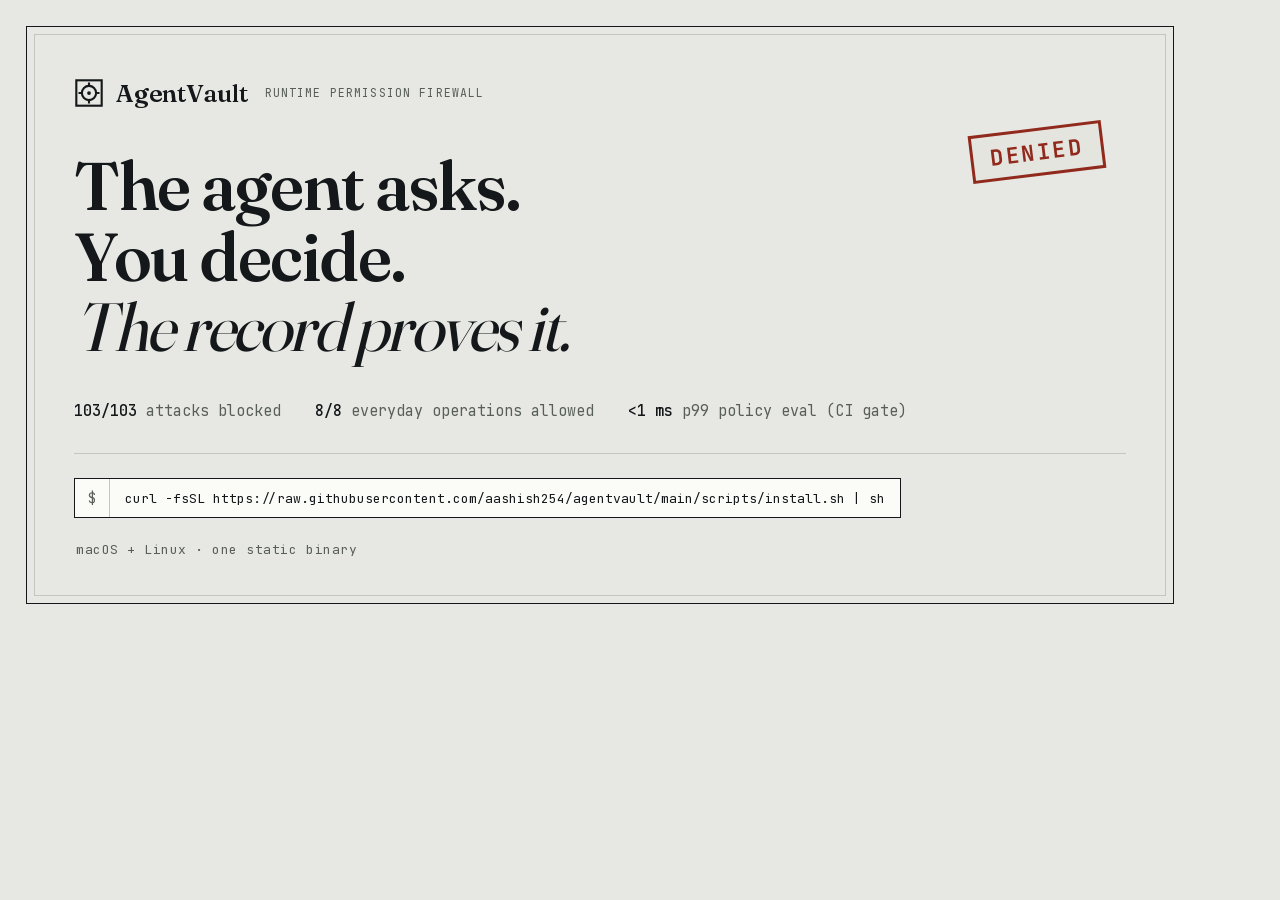
<file: scripts/og_card.html>
<!-- AgentVault social card source -> docs/assets/og.png (1200x630).
     Render with the same Chrome Playwright loop used for the page:
       NODE_PATH="<path-to-node_modules>" node -e 'require("playwright").chromium.launch({channel:"chrome"}).then(async b=>{const p=await(await b.newContext({viewport:{width:1200,height:630}})).newPage();await p.goto("file://"+process.cwd()+"/scripts/og_card.html");await p.evaluate(()=>document.fonts.ready);await p.screenshot({path:"docs/assets/og.png"});await b.close()})'
     Fonts resolve through docs/assets/site.css, so keep that <link> path valid. -->
<!DOCTYPE html>
<html lang="en">
<head>
<meta charset="utf-8">
<link rel="stylesheet" href="../docs/assets/site.css">
<style>
  html, body { margin: 0; padding: 0; background: var(--paper); }
  .card {
    position: relative; width: 1200px; height: 630px; overflow: hidden;
    background: var(--paper); color: var(--ink);
    font-family: var(--sans);
  }
  .frame { position: absolute; inset: 26px; border: 1px solid var(--ink); }
  .frame::after { content: ""; position: absolute; inset: 7px; border: 1px solid var(--rule); }
  .body { position: absolute; left: 74px; right: 74px; top: 78px; }
  .brandline { display: flex; align-items: center; gap: 12px; }
  .brandline svg { width: 30px; height: 30px; color: var(--ink) }
  .brandline b { font: 600 25px/1 var(--serif); letter-spacing: -.01em }
  .brandline span { font: 400 11.5px/1 var(--mono); color: var(--ink-3); letter-spacing: .1em; text-transform: uppercase; margin-left: 4px }
  h1 { font-family: var(--serif); font-weight: 600; font-size: 68px; line-height: 1.04; letter-spacing: -.022em; margin: 42px 0 0; max-width: 11em }
  h1 em { font-style: italic; font-weight: 400 }
  .numbers { display: flex; gap: 34px; margin-top: 38px; font: 400 15px/1.5 var(--mono); color: var(--ink-2) }
  .numbers i { font-style: normal; color: var(--ink-3) }
  .numbers b { color: var(--ink); font-weight: 500 }
  .cmd {
    position: absolute; left: 74px; bottom: 112px; display: flex; align-items: center;
    border: 1px solid var(--ink); background: var(--paper-form);
    font: 400 14px/1 var(--mono);
  }
  .cmd .d { padding: 12px 13px; color: var(--ink-3); border-right: 1px solid var(--rule) }
  .cmd .c { padding: 12px 15px; font-size: 13px }
  .foot { position: absolute; left: 76px; bottom: 74px; font: 400 13px/1 var(--mono); color: var(--ink-3); letter-spacing: .04em }
  .stamp {
    position: absolute; right: 96px; top: 128px;
    border: 3px solid var(--deny); color: var(--deny);
    font: 700 22px/1 var(--mono); letter-spacing: .12em; padding: 11px 17px 9px;
    transform: rotate(-7deg);
  }
  .rule { position: absolute; left: 74px; right: 74px; bottom: 176px; height: 1px; background: var(--rule) }
</style>
</head>
<body>
<div class="card">
  <div class="frame"></div>
  <div class="body">
    <div class="brandline">
      <svg viewBox="0 0 24 24" fill="none" stroke="currentColor" stroke-width="1.7" aria-hidden="true">
        <rect x="1.85" y="1.85" width="20.3" height="20.3"/>
        <circle cx="12" cy="12" r="5.7"/>
        <circle cx="12" cy="12" r="1.5" fill="currentColor" stroke="none"/>
        <path d="M12 6.3V3.6M17.7 12h2.7M12 17.7v2.7M6.3 12H3.6"/>
      </svg>
      <b>AgentVault</b><span>Runtime permission firewall</span>
    </div>
    <h1>The agent asks.<br>You decide.<br><em>The record proves it.</em></h1>
    <div class="numbers">
      <span><b>103/103</b> <i>attacks blocked</i></span>
      <span><b>8/8</b> <i>everyday operations allowed</i></span>
      <span><b>&lt;1 ms</b> <i>p99 policy eval (CI gate)</i></span>
    </div>
  </div>
  <div class="stamp">DENIED</div>
  <div class="rule"></div>
  <div class="cmd"><span class="d">$</span><span class="c">curl -fsSL https://raw.githubusercontent.com/aashish254/agentvault/main/scripts/install.sh | sh</span></div>
  <div class="foot">macOS + Linux · one static binary</div>
</div>
</body>
</html>
</file>
<file: docs/assets/site.css>
/* AgentVault — "the notarized record"
   Identity: a printed permission record. Cool paper, ink type, hairline rules,
   functional allow/ask/deny signals. No third-party requests: fonts are self-hosted. */

@font-face {
  font-family: 'Fraunces';
  src: url('fonts/fraunces-latin-var.woff2') format('woff2-variations');
  font-weight: 100 900;
  font-style: normal;
  font-display: swap;
}
@font-face {
  font-family: 'Public Sans';
  src: url('fonts/public-sans-latin-var.woff2') format('woff2-variations');
  font-weight: 100 900;
  font-style: normal;
  font-display: swap;
}
@font-face {
  font-family: 'JetBrains Mono';
  src: url('fonts/jetbrains-mono-latin-var.woff2') format('woff2-variations');
  font-weight: 100 800;
  font-style: normal;
  font-display: swap;
}

:root {
  color-scheme: light;

  /* surface */
  --paper: #e7e8e3;
  --paper-raised: #f1f2ee;
  --paper-form: #fbfbf8;

  /* ink */
  --ink: #14181a;
  --ink-2: #3c4441;
  --ink-3: #585f58;
  --rule: #c2c6bc;
  --rule-soft: #d7dad2;

  /* signals — meaning-bearing only */
  --allow: #2f6b45;
  --ask: #7d580d;
  --deny: #a02e20;
  --skip: #5d6468;

  --serif: 'Fraunces', 'Iowan Old Style', Georgia, 'Times New Roman', serif;
  --sans: 'Public Sans', -apple-system, BlinkMacSystemFont, 'Segoe UI', Helvetica, sans-serif;
  --mono: 'JetBrains Mono', ui-monospace, 'SFMono-Regular', Menlo, Consolas, monospace;

  --gutter: clamp(20px, 4.2vw, 60px);
  --wrap-max: 1220px;
  --measure: 62ch;
  --margin-col: 150px;
  --ease: cubic-bezier(.22,.61,.36,1);
  --focus-clearance: 80px;
}

*,
*::before,
*::after { box-sizing: border-box; }

html {
  -webkit-text-size-adjust: 100%;
  scroll-behavior: smooth;
}
@media (pointer: fine) {
  html { overscroll-behavior-x: none; }
}

body {
  margin: 0;
  background: var(--paper);
  color: var(--ink);
  font-family: var(--sans);
  font-size: clamp(15.5px, 1.02vw, 17px);
  line-height: 1.62;
  font-feature-settings: 'kern' 1;
  -webkit-font-smoothing: antialiased;
  overflow-x: hidden;
}

::selection { background: var(--ink); color: var(--paper); }

h1, h2, h3 {
  font-family: var(--serif);
  font-weight: 600;
  line-height: 1.06;
  letter-spacing: -.018em;
  margin: 0;
  text-wrap: balance;
}

p { margin: 0; text-wrap: pretty; }
figure, blockquote, pre { margin: 0; }
a { color: inherit; }
strong { font-weight: 600; }

.num, table, .stat-val, .ledger td { font-variant-numeric: tabular-nums; }

.matrix thead th { white-space: nowrap }
.cmp { table-layout: fixed }
.cmp th:nth-child(1) { width: 25% }
.cmp th:nth-child(2) { width: 27% }
.cmp th:nth-child(3) { width: 26% }
.cmp th:nth-child(4) { width: 22% }

code, kbd, pre, .mono { font-family: var(--mono); }

a, button, summary, input, [role="button"] {
  touch-action: manipulation;
  -webkit-tap-highlight-color: transparent;
  scroll-margin-block: var(--focus-clearance);
}

:focus-visible {
  outline: 2px solid var(--ink);
  outline-offset: 3px;
  border-radius: 1px;
}

.visually-hidden {
  position: absolute;
  width: 1px;
  height: 1px;
  margin: -1px;
  padding: 0;
  border: 0;
  overflow: hidden;
  clip-path: inset(50%);
  white-space: nowrap;
}

.skip {
  position: absolute;
  left: -9999px;
  top: 0;
  background: var(--ink);
  color: var(--paper);
  padding: 10px 16px;
  font: 500 14px/1 var(--sans);
  z-index: 99;
}
.skip:focus { left: 12px; top: 12px; }

.wrap {
  max-width: var(--wrap-max);
  margin-inline: auto;
  padding-inline: var(--gutter);
}

/* ── masthead ─────────────────────────────────────────────── */
.masthead {
  position: sticky;
  top: 0;
  z-index: 40;
  background: color-mix(in srgb, var(--paper) 88%, transparent);
  backdrop-filter: saturate(1.1) blur(8px);
  border-bottom: 1px solid var(--ink);
}
.masthead-in {
  display: flex;
  align-items: center;
  gap: 22px;
  min-height: 62px;
  padding-block: 8px;
}
.brand {
  display: inline-flex;
  align-items: center;
  gap: 11px;
  text-decoration: none;
  margin-right: auto;
}
.brand svg { width: 27px; height: 27px; display: block; }
.brand-name {
  font-family: var(--serif);
  font-weight: 700;
  font-size: 20px;
  letter-spacing: -.02em;
}
.nav { min-width: 0; }
.nav-scroll { display: flex; gap: 26px; }
.nav a {
  font: 500 14px/1 var(--sans);
  color: var(--ink-2);
  text-decoration: none;
  padding-block: 6px;
  border-bottom: 1px solid transparent;
}
.nav a:hover { color: var(--ink); border-bottom-color: var(--ink); }
.gh-btn {
  display: inline-flex;
  align-items: center;
  gap: 8px;
  font: 500 13.5px/1 var(--sans);
  text-decoration: none;
  padding: 9px 13px;
  border: 1px solid var(--ink);
  background: var(--ink);
  color: var(--paper);
  transition: background-color .16s var(--ease), color .16s var(--ease);
}
.gh-btn:hover { background: var(--paper); color: var(--ink); }
.gh-btn svg { width: 15px; height: 15px; }

/* ── hero ────────────────────────────────────────────────── */
.hero { padding-top: clamp(44px, 6vw, 84px); padding-bottom: clamp(30px, 4vw, 52px); }
.hero-grid {
  display: grid;
  grid-template-columns: minmax(0, 1.06fr) minmax(0, .94fr);
  gap: clamp(28px, 4.4vw, 68px);
  align-items: start;
}
.eyebrow {
  font: 500 12.5px/1 var(--mono);
  color: var(--ink-3);
  letter-spacing: .02em;
  margin-bottom: 20px;
  display: flex;
  align-items: center;
  gap: 10px;
}
.eyebrow::after {
  content: '';
  height: 1px;
  flex: 1;
  background: var(--rule);
}
h1 {
  font-size: clamp(2.5rem, 5.1vw, 4.15rem);
  font-weight: 600;
  letter-spacing: -.032em;
  line-height: .99;
}
h1 em {
  font-style: italic;
  font-weight: 500;
  font-variation-settings: 'opsz' 144;
}
.hero-lede {
  margin-top: 24px;
  max-width: 46ch;
  font-size: clamp(16.5px, 1.15vw, 19px);
  color: var(--ink-2);
  line-height: 1.55;
}
.hero-lede b { color: var(--ink); font-weight: 600; }

.install {
  margin-top: clamp(38px, 4.6vw, 62px);
  display: grid;
  grid-template-columns: var(--margin-col) minmax(0, 1fr);
  column-gap: clamp(20px, 3vw, 44px);
  align-items: start;
  border-top: 1px solid var(--rule);
  padding-top: clamp(22px, 2.6vw, 34px);
}
.install-label {
  font: 500 12px/1 var(--mono);
  color: var(--ink-3);
  letter-spacing: .02em;
  padding-top: 15px;
}
.install-label span { display: block; margin-top: 7px; font-weight: 400; }
.cmd {
  grid-column: 2;
  display: flex;
  align-items: stretch;
  border: 1px solid var(--ink);
  background: var(--paper-form);
}
.cmd code {
  padding: 14px 15px;
  font-size: 13px;
  line-height: 1.4;
  overflow-wrap: anywhere;
  color: var(--ink);
  flex: 1;
  min-width: 0;
}
.cmd code .prompt { color: var(--ink-3); user-select: none; }
.copy {
  border: 0;
  border-left: 1px solid var(--ink);
  background: transparent;
  font: 500 12px/1 var(--mono);
  letter-spacing: .02em;
  color: var(--ink-2);
  padding: 0 15px;
  cursor: pointer;
  transition: background-color .15s var(--ease), color .15s var(--ease);
}
.copy:hover { background: var(--ink); color: var(--paper); }
.install-note {
  grid-column: 2;
  margin-top: 12px;
  font-size: 13.5px;
  color: var(--ink-3);
  max-width: 74ch;
}
.install-note a { color: var(--ink-2); }
.hero-actions { display: flex; gap: 14px; margin-top: 30px; flex-wrap: wrap; }
.btn-quiet {
  display: inline-flex;
  align-items: center;
  gap: 8px;
  font: 500 14px/1 var(--sans);
  text-decoration: none;
  padding: 11px 15px;
  border: 1px solid var(--rule);
  color: var(--ink-2);
  transition: border-color .16s var(--ease), color .16s var(--ease);
}
.btn-quiet:hover { border-color: var(--ink); color: var(--ink); }

/* ── the decision record (hero artifact) ──────────────────── */
.record {
  position: relative;
  background: var(--paper-form);
  border: 1px solid var(--ink);
  box-shadow: 0 1px 0 var(--ink), 9px 9px 0 -2px color-mix(in srgb, var(--ink) 5%, transparent);
}
.record-head {
  display: flex;
  justify-content: space-between;
  gap: 12px;
  padding: 9px 13px;
  border-bottom: 1px solid var(--ink);
  font: 500 10.5px/1.4 var(--mono);
  letter-spacing: .04em;
  color: var(--ink-2);
  text-transform: uppercase;
}
.record-body {
  padding: 15px 13px 13px;
  font: 400 12.4px/1.85 var(--mono);
  background-image: repeating-linear-gradient(to bottom, transparent 0 23.9px, var(--rule-soft) 23.9px 24px);
  background-position: 0 15px;
}
.record-body .l { display: block; min-width: 0; overflow-wrap: anywhere; }
.record-body .l-cmd { color: var(--ink); }
.record-body .l-out { color: var(--ink-3); }
.record-body .l-deny { color: var(--deny); }
.record-body .l-note {
  color: var(--ink-2);
  font-style: italic;
  font-family: var(--sans);
  font-size: 12.6px;
  line-height: 1.5;
}
.record-foot {
  border-top: 1px solid var(--rule);
  padding: 10px 13px;
  display: flex;
  justify-content: space-between;
  align-items: center;
  gap: 10px;
  font: 400 11px/1.5 var(--mono);
  color: var(--ink-3);
}
.record-foot .hash { overflow: hidden; text-overflow: ellipsis; white-space: nowrap; min-width: 0; }
.seal {
  display: inline-flex;
  align-items: center;
  gap: 6px;
  color: var(--allow);
  font-weight: 500;
  white-space: nowrap;
}
.seal svg { width: 13px; height: 13px; }

.stamp {
  position: absolute;
  right: 0;
  top: 47%;
  transform: translateX(34%) rotate(-7deg);
  border: 2.5px solid var(--deny);
  color: var(--deny);
  background: color-mix(in srgb, var(--paper-form) 72%, transparent);
  font: 700 15px/1 var(--mono);
  letter-spacing: .1em;
  padding: 7px 11px 6px;
  mix-blend-mode: multiply;
  pointer-events: none;
}
/* ── ledger strip ─────────────────────────────────────────── */
.strip { border-top: 1px solid var(--ink); border-bottom: 1px solid var(--ink); }
.strip-in {
  display: grid;
  grid-template-columns: repeat(4, minmax(0, 1fr));
}
.strip-item {
  padding: 20px 22px 21px;
  border-left: 1px solid var(--rule);
}
.strip-item:first-child { border-left: 0; padding-left: 0; }
.stat-val {
  font-family: var(--serif);
  font-weight: 600;
  font-size: clamp(1.7rem, 2.5vw, 2.25rem);
  line-height: 1;
  letter-spacing: -.02em;
}
.stat-val small { font-size: .5em; font-weight: 500; color: var(--ink-3); letter-spacing: 0; }
.stat-key {
  font: 400 12.5px/1.45 var(--sans);
  color: var(--ink-3);
  margin-top: 7px;
  max-width: 26ch;
}

/* ── clauses ──────────────────────────────────────────────── */
.clause {
  display: grid;
  grid-template-columns: var(--margin-col) minmax(0, 1fr);
  gap: clamp(24px, 3.6vw, 56px);
  padding-block: clamp(52px, 6.4vw, 92px);
  padding-inline: max(var(--gutter), calc(50% - (var(--wrap-max) / 2) + var(--gutter)));
  border-top: 1px solid var(--rule);
  scroll-margin-top: var(--focus-clearance);
}
.clause-mark {
  font: 500 12px/1.5 var(--mono);
  color: var(--ink-3);
  letter-spacing: .02em;
  padding-top: 9px;
}
.clause-mark i {
  display: block;
  font-style: normal;
  font-family: var(--sans);
  font-size: 12.5px;
  color: var(--ink-2);
  margin-top: 8px;
  line-height: 1.45;
  max-width: 20ch;
}
h2 {
  font-size: clamp(1.72rem, 2.7vw, 2.35rem);
  letter-spacing: -.025em;
  margin-bottom: 14px;
}
h3 {
  font-size: 1.06rem;
  font-weight: 600;
  font-family: var(--sans);
  letter-spacing: -.005em;
  line-height: 1.3;
}
.clause-lede {
  max-width: var(--measure);
  color: var(--ink-2);
  font-size: clamp(15.5px, 1.08vw, 17.5px);
}
.clause-lede + .clause-lede { margin-top: 14px; }

/* ── pipeline diagram ─────────────────────────────────────── */
.diagram { margin-top: 34px; border: 1px solid var(--ink); background: var(--paper-form); }
.diagram svg { display: block; width: 100%; height: auto; }
.diagram figcaption {
  border-top: 1px solid var(--rule);
  padding: 10px 14px;
  font-size: 12.5px;
  color: var(--ink-3);
}

/* ── definition rows (no card-in-card) ────────────────────── */
.rows { margin-top: 30px; border-top: 1px solid var(--rule); }
.row {
  display: grid;
  grid-template-columns: 34px minmax(0, 15em) minmax(0, 1fr);
  gap: 18px;
  padding: 17px 0;
  border-bottom: 1px solid var(--rule);
  align-items: start;
}
.row-tag { font: 500 11px/1.6 var(--mono); color: var(--ink-3); }
.row h3 { margin-bottom: 3px; }
.row-kicker { font: 400 12px/1.5 var(--mono); color: var(--ink-3); }
.row p { font-size: 14.6px; color: var(--ink-2); max-width: 52ch; }
.row p code { font-size: 13px; background: var(--paper-raised); padding: 1px 5px; border: 1px solid var(--rule-soft); }

/* ── recipe list (narrow column) ──────────────────────────── */
.sub-h { margin-top: 34px; }
.sub-note { font-size: 14.2px; color: var(--ink-2); margin-top: 4px; }
.recipes { margin: 16px 0 0; border-top: 1px solid var(--rule); }
.recipes > div { padding: 12px 0 13px; border-bottom: 1px solid var(--rule); }
.recipes dt { font: 500 12.6px/1.4 var(--mono); }
.recipes dt a {
  color: var(--ink);
  text-decoration: none;
  border-bottom: 1px solid color-mix(in srgb, var(--ink) 28%, transparent);
  padding-bottom: 1px;
}
.recipes dt a:hover { border-bottom-color: var(--ink) }
.recipes dd {
  margin: 5px 0 0;
  font-size: 14.2px;
  line-height: 1.55;
  color: var(--ink-2);
  max-width: 46ch;
}

/* ── code block ───────────────────────────────────────────── */
.split {
  display: grid;
  grid-template-columns: minmax(0, 1.15fr) minmax(0, .85fr);
  gap: clamp(22px, 3vw, 46px);
  margin-top: 32px;
  align-items: start;
}
.code {
  border: 1px solid var(--ink);
  background: var(--paper-form);
  overflow: hidden;
}
.code figcaption, .panel-head {
  display: flex;
  justify-content: space-between;
  gap: 12px;
  padding: 9px 13px;
  border-bottom: 1px solid var(--ink);
  font: 500 10.5px/1.4 var(--mono);
  letter-spacing: .04em;
  text-transform: uppercase;
  color: var(--ink-2);
}
.code pre {
  margin: 0;
  padding: 14px 13px 16px;
  font: 400 12.4px/1.8 var(--mono);
  overflow-x: auto;
  tab-size: 2;
}
.code .k { color: var(--deny); }
.code .s { color: var(--allow); }
.code .c { color: var(--ink-3); font-style: italic; }
.code .n { color: var(--ask); }

/* ── sideways scroll affordance ─────────────────────────────── */
/* Anything that scrolls sideways fades whichever edge still has content
   off-screen. site.js owns .scrolls (more to see right) and .scrolls-start
   (content scrolled past on the left); --fade is the band width per element. */
.table-scroll, .nav-scroll { --fade: 44px; }
.nav-scroll { --fade: 34px; }
.scrolls {
  mask-image: linear-gradient(90deg, #000 calc(100% - var(--fade)), transparent);
  -webkit-mask-image: linear-gradient(90deg, #000 calc(100% - var(--fade)), transparent);
}
.scrolls-start {
  mask-image: linear-gradient(90deg, transparent, #000 var(--fade));
  -webkit-mask-image: linear-gradient(90deg, transparent, #000 var(--fade));
}
.scrolls.scrolls-start {
  mask-image: linear-gradient(90deg, transparent, #000 var(--fade),
    #000 calc(100% - var(--fade)), transparent);
  -webkit-mask-image: linear-gradient(90deg, transparent, #000 var(--fade),
    #000 calc(100% - var(--fade)), transparent);
}

/* ── tables ───────────────────────────────────────────────── */
.table-scroll { overflow-x: auto; margin-top: 30px; -webkit-overflow-scrolling: touch; }
table {
  border-collapse: collapse;
  width: 100%;
  font-size: 13.4px;
  min-width: 560px;
}
caption {
  text-align: left;
  font: 400 12.5px/1.5 var(--sans);
  color: var(--ink-3);
  padding-bottom: 10px;
}
th, td {
  text-align: left;
  padding: 10px 14px 10px 0;
  border-bottom: 1px solid var(--rule);
  vertical-align: top;
}
thead th {
  border-bottom: 1px solid var(--ink);
  font: 500 11px/1.4 var(--mono);
  letter-spacing: .03em;
  text-transform: uppercase;
  color: var(--ink-2);
  white-space: nowrap;
}
tbody th { font-weight: 500; color: var(--ink); }
td.num, th.num { text-align: right; padding-right: 0; font-family: var(--mono); font-size: 12.8px; }
tbody tr:hover { background: var(--paper-raised); }
.v-allow { color: var(--allow); font-weight: 500; }
.v-deny { color: var(--deny); font-weight: 500; }
.v-ask { color: var(--ask); font-weight: 500; }
.v-skip { color: var(--skip); }
.footnote {
  margin-top: 14px;
  font-size: 12.6px;
  color: var(--ink-3);
  max-width: 78ch;
  line-height: 1.6;
}
.footnote code { font-size: 12px; }

/* ── approval channels ────────────────────────────────────── */
.channels { margin-top: 32px; display: grid; gap: 0; border: 1px solid var(--ink); background: var(--paper-form); }
.channel {
  display: grid;
  grid-template-columns: minmax(0, 1fr) minmax(0, 1.25fr);
  gap: clamp(18px, 2.4vw, 40px);
  padding: clamp(20px, 2.4vw, 30px) clamp(18px, 2.2vw, 28px);
  border-bottom: 1px solid var(--rule);
  align-items: center;
}
.channel:last-child { border-bottom: 0; }
.channel-meta .row-kicker { margin-bottom: 8px; }
.channel h3 { font-size: 1.14rem; }
.channel p { font-size: 14.4px; color: var(--ink-2); margin-top: 7px; max-width: 40ch; }
.mock {
  border: 1px solid var(--rule);
  background: var(--paper-raised);
  padding: 14px 15px;
  font: 400 12.4px/1.7 var(--mono);
  position: relative;
}
.mock .mock-title { font-weight: 500; color: var(--ink); }
.mock .l { display: block; overflow-wrap: anywhere; }
.mock-btns { display: flex; gap: 0; margin-top: 12px; border: 1px solid var(--ink); width: fit-content; }
.mock-btns span {
  font: 500 11.5px/1 var(--mono);
  padding: 8px 12px;
  border-left: 1px solid var(--ink);
  color: var(--ink-2);
}
.mock-btns span:first-child { border-left: 0; }
.mock-btns .b-allow { background: var(--allow); color: var(--paper-form); }
.mock-btns .b-deny { color: var(--deny); }
.mock-btns .b-default { background: var(--ink); color: var(--paper-form); }
.mock-note {
  margin-top: 10px;
  font-family: var(--sans);
  font-size: 12.6px;
  line-height: 1.5;
  color: var(--ink-3);
}

/* ── evidence exhibit ─────────────────────────────────────── */
.evidence { margin-top: 30px; max-width: 900px; }
.evidence img {
  display: block;
  width: 100%;
  height: auto;
  border: 1px solid var(--ink);
  background: #282a36;
}
.evidence figcaption {
  margin-top: 10px;
  font-size: 13px;
  line-height: 1.55;
  color: var(--ink-3);
  max-width: 84ch;
}
.evidence figcaption a { color: var(--ink-2); }

/* ── audit ledger ─────────────────────────────────────────── */
.ledger { margin-top: 30px; }
.ledger table { min-width: 700px; font-size: 12.6px; table-layout: fixed; }
.ledger th:nth-child(1) { width: 13% }
.ledger th:nth-child(2) { width: 19% }
.ledger th:nth-child(3) { width: 9% }
.ledger th:nth-child(4) { width: 21% }
.ledger th:nth-child(5) { width: 12% }
.ledger th:nth-child(6) { width: 26% }
.ledger td, .ledger th { padding: 9px 12px 9px 0; }
.ledger td.num, .ledger th.num { padding-right: 26px; }
.ledger .chain { font-family: var(--mono); color: var(--ink-3); font-size: 11.6px; }
.ledger .chain b { color: var(--ink); font-weight: 500; }

/* ── charts ───────────────────────────────────────────────── */
.chart {
  margin-top: 34px;
  border: 1px solid var(--ink);
  background: var(--paper-form);
  padding: clamp(16px, 2vw, 26px);
}
.chart-title {
  font: 500 11px/1.4 var(--mono);
  letter-spacing: .04em;
  text-transform: uppercase;
  color: var(--ink-2);
  margin-bottom: 4px;
}
.chart-sub { font-size: 13px; color: var(--ink-3); margin-bottom: 20px; max-width: 70ch; }
.chart svg { display: block; width: 100%; height: auto; overflow: visible; }
.legend {
  display: flex;
  flex-wrap: wrap;
  gap: 8px 22px;
  margin-top: 20px;
  padding-top: 15px;
  border-top: 1px solid var(--rule);
  font: 400 12.2px/1.5 var(--sans);
  color: var(--ink-2);
}
.legend i { display: inline-block; width: 13px; height: 13px; border: 1px solid var(--ink); margin-right: 7px; vertical-align: -2px; }
.legend i.allow { background: var(--allow); }
.legend i.deny { background: var(--deny); }
.legend i.hatch {
  background: repeating-linear-gradient(45deg, var(--skip) 0 2px, transparent 2px 5px);
}
.legend i.none { background: var(--paper-form); }

/* ── gaps / disclosure ────────────────────────────────────── */
.gaps { margin-top: 28px; border-left: 2px solid var(--deny); padding-left: clamp(16px, 2vw, 26px); }
.gaps ul { margin: 0; padding: 0; list-style: none; display: grid; gap: 16px; }
.gaps li { font-size: 14.6px; color: var(--ink-2); max-width: var(--measure); }
.gaps li b { color: var(--ink); font-weight: 600; }
.gaps li code { font-size: 12.6px; }

/* ── links grid ───────────────────────────────────────────── */
.linklist { margin-top: 30px; border-top: 1px solid var(--ink); }
.linklist a {
  display: grid;
  grid-template-columns: minmax(0, 1fr) minmax(0, 1.3fr) auto;
  gap: 18px;
  align-items: baseline;
  padding: 15px 0;
  border-bottom: 1px solid var(--rule);
  text-decoration: none;
  color: var(--ink);
  transition: padding-left .18s var(--ease), background-color .18s var(--ease);
}
.linklist a:hover { padding-left: 10px; background: var(--paper-raised); }
.linklist a .t { font-weight: 500; font-size: 15px; }
.linklist a .d { font-size: 13.4px; color: var(--ink-3); }
.linklist a .u { font: 400 12px/1 var(--mono); color: var(--ink-3); white-space: nowrap; }

/* ── footer ───────────────────────────────────────────────── */
footer {
  border-top: 1px solid var(--ink);
  margin-top: clamp(48px, 6vw, 84px);
  padding-block: 34px 54px;
}
.foot-grid {
  display: grid;
  grid-template-columns: minmax(0, 1.4fr) repeat(2, minmax(0, 1fr));
  gap: clamp(22px, 3vw, 50px);
}
.foot-brand { display: flex; align-items: center; gap: 10px; margin-bottom: 12px; }
.foot-brand svg { width: 22px; height: 22px; }
.foot-brand span { font-family: var(--serif); font-weight: 700; font-size: 17px; }
footer p { font-size: 13px; color: var(--ink-3); max-width: 44ch; }
footer .foot-h {
  font: 500 11px/1.4 var(--mono);
  letter-spacing: .04em;
  text-transform: uppercase;
  color: var(--ink-2);
  margin: 0 0 12px;
}
footer ul { list-style: none; margin: 0; padding: 0; display: grid; gap: 8px; }
footer ul a {
  font-size: 13.4px;
  color: var(--ink-2);
  text-decoration: none;
  border-bottom: 1px solid transparent;
}
footer ul a:hover { color: var(--ink); border-bottom-color: var(--ink); }
.colophon {
  margin-top: 34px;
  padding-top: 16px;
  border-top: 1px solid var(--rule);
  display: flex;
  justify-content: space-between;
  gap: 18px;
  flex-wrap: wrap;
  font: 400 12px/1.6 var(--mono);
  color: var(--ink-3);
}

/* ── motion ───────────────────────────────────────────────── */
@media (prefers-reduced-motion: no-preference) {
  .stamp {
    animation: stamp-land .62s var(--ease) .35s 1 both;
  }
  @keyframes stamp-land {
    0% { opacity: 0; transform: rotate(-7deg) scale(1.7); }
    55% { opacity: 1; transform: rotate(-7deg) scale(.94); }
    100% { opacity: 1; transform: rotate(-7deg) scale(1); }
  }
}

@media (prefers-reduced-motion: reduce) {
  html { scroll-behavior: auto; }
  *, *::before, *::after { animation-duration: .001ms !important; transition-duration: .001ms !important; }
}

/* ── responsive ───────────────────────────────────────────── */
@media (max-width: 1080px) {
  :root { --margin-col: 108px; }
  .hero-grid { grid-template-columns: minmax(0, 1fr); }
  .record { max-width: 620px; }
  .split { grid-template-columns: minmax(0, 1fr); }
}

@media (max-width: 860px) {
  :root { --focus-clearance: 116px; }
  .masthead-in { flex-wrap: wrap; min-height: 0; gap: 0 14px; padding-bottom: 0; }
  .nav {
    order: 3; flex: 1 0 100%; margin-top: 6px; padding: 6px 0 9px;
    border-top: 1px solid var(--rule);
  }
  .nav-scroll {
    gap: 14px; overflow-x: auto; scrollbar-width: none; -webkit-overflow-scrolling: touch;
  }
  .nav-scroll::-webkit-scrollbar { display: none }
  .nav a { white-space: nowrap; padding-block: 7px }
  .gh-btn { margin-left: auto; }
  .strip-in { grid-template-columns: repeat(2, minmax(0, 1fr)); }
  .strip-item { border-left: 0; border-top: 1px solid var(--rule); padding-left: 0; }
  .strip-item:nth-child(-n+2) { border-top: 0; }
  .strip-item:nth-child(2n) { padding-left: 18px; border-left: 1px solid var(--rule); }
  .clause { grid-template-columns: minmax(0, 1fr); gap: 6px; padding-block: clamp(42px, 8vw, 64px); }
  .clause-mark { padding-top: 0; display: flex; align-items: baseline; gap: 12px; }
  .clause-mark i { margin-top: 0; max-width: 34ch; }
  .channel { grid-template-columns: minmax(0, 1fr); }
  .row { grid-template-columns: minmax(0, 1fr); gap: 6px; }
  .row-tag { display: none; }
  .foot-grid { grid-template-columns: minmax(0, 1fr); }
  .linklist a { grid-template-columns: minmax(0, 1fr) auto; }
  .linklist a .d { grid-column: 1 / -1; order: 3; }
}

@media (max-width: 560px) {
  .masthead-in { min-height: 56px; gap: 12px; }
  h1 { font-size: clamp(2.05rem, 9.6vw, 2.7rem); }
  .strip-in { grid-template-columns: minmax(0, 1fr); }
  .strip-item, .strip-item:nth-child(2n) { padding-left: 0; border-left: 0; border-top: 1px solid var(--rule); }
  .strip-item:first-child { border-top: 0; }
  .stamp { right: 14px; top: auto; bottom: 46px; transform: rotate(-7deg); font-size: 13px; }
  .record-body { font-size: 11.6px; line-height: 1.75; padding-bottom: 50px; }
  .hero-actions { flex-direction: column; align-items: stretch; gap: 10px; }
  .btn-quiet { justify-content: center; padding: 14px 15px; }
  .install { grid-template-columns: minmax(0, 1fr); row-gap: 10px; }
  .install-label { padding-top: 0; }
  .cmd, .install-note { grid-column: 1; }
  .cmd { flex-direction: column; }
  .copy { border-left: 0; border-top: 1px solid var(--ink); padding: 11px 15px; text-align: left; }
  .mock-btns { width: 100%; }
  .mock-btns span { flex: 1; text-align: center; }
}

@media print {
  .masthead, .skip, .copy { display: none; }
  body { background: #fff; }
  .clause { break-inside: avoid; }
}
</file>
